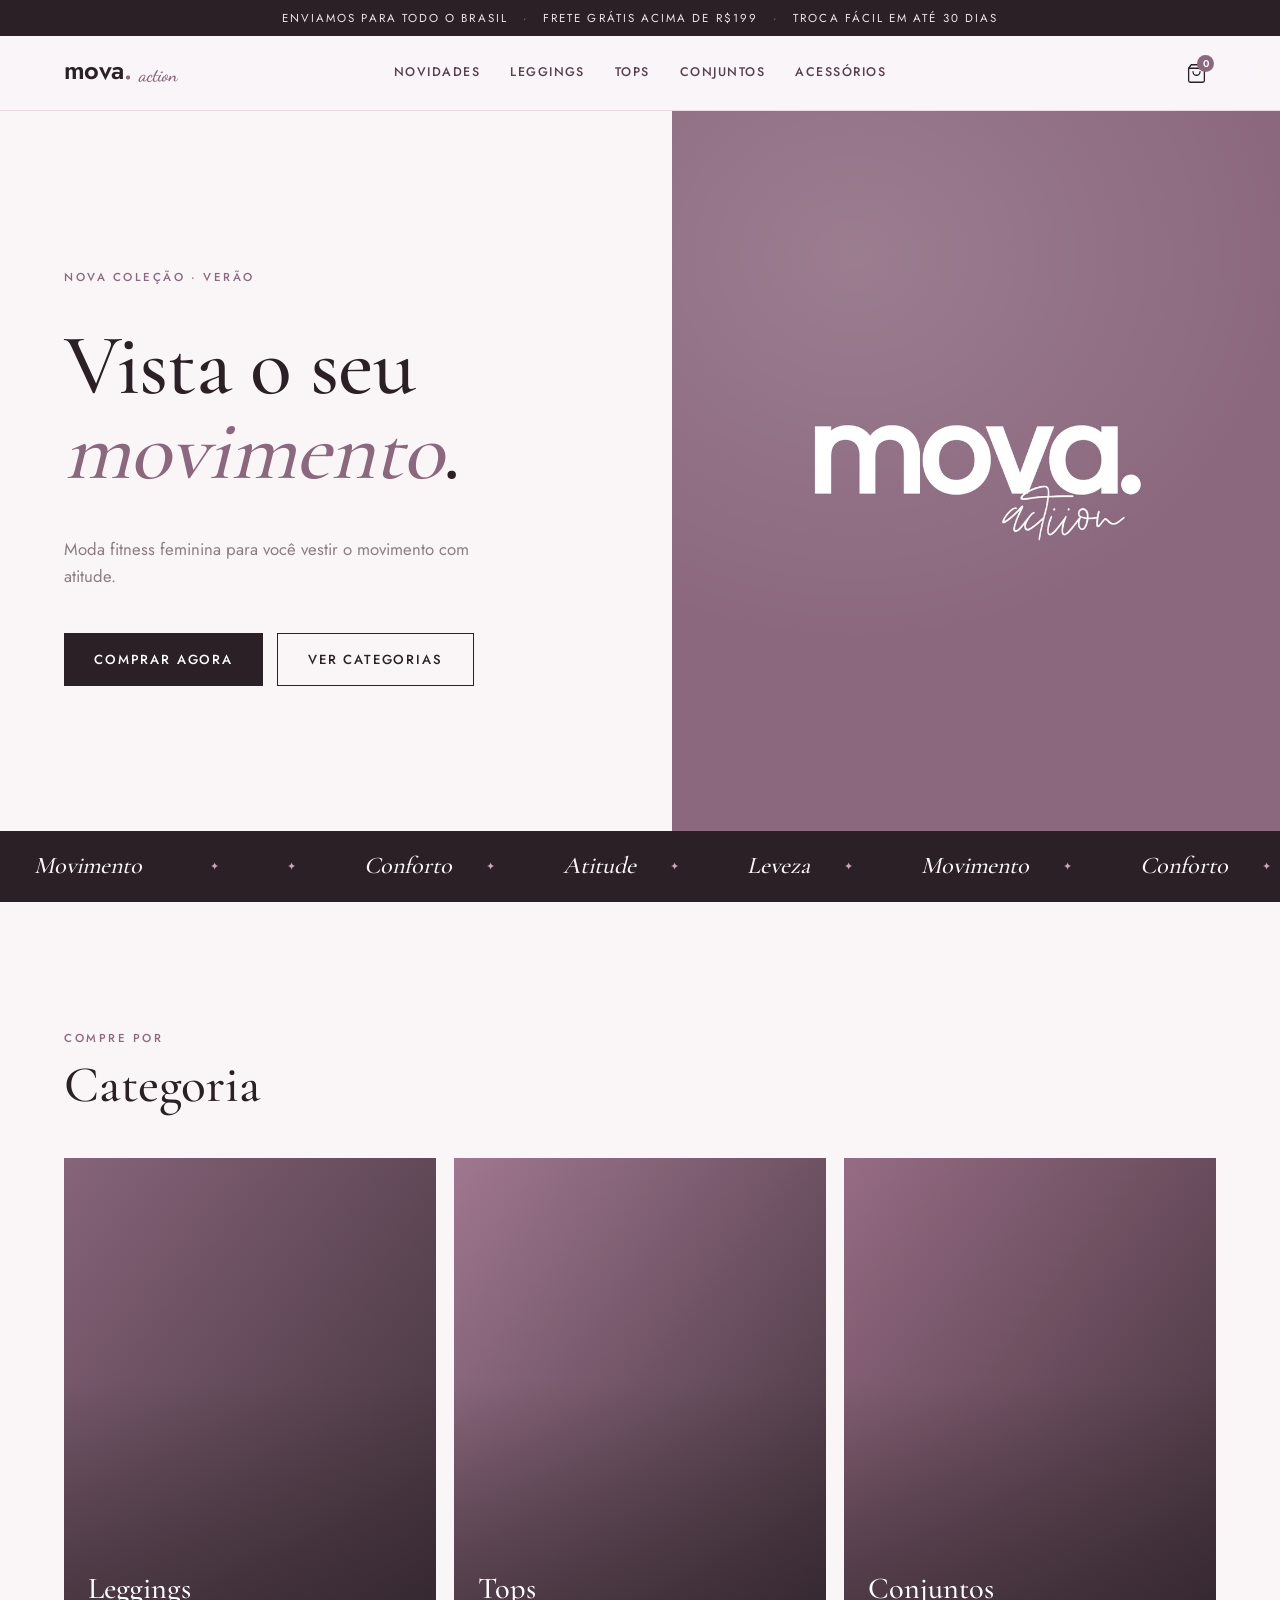
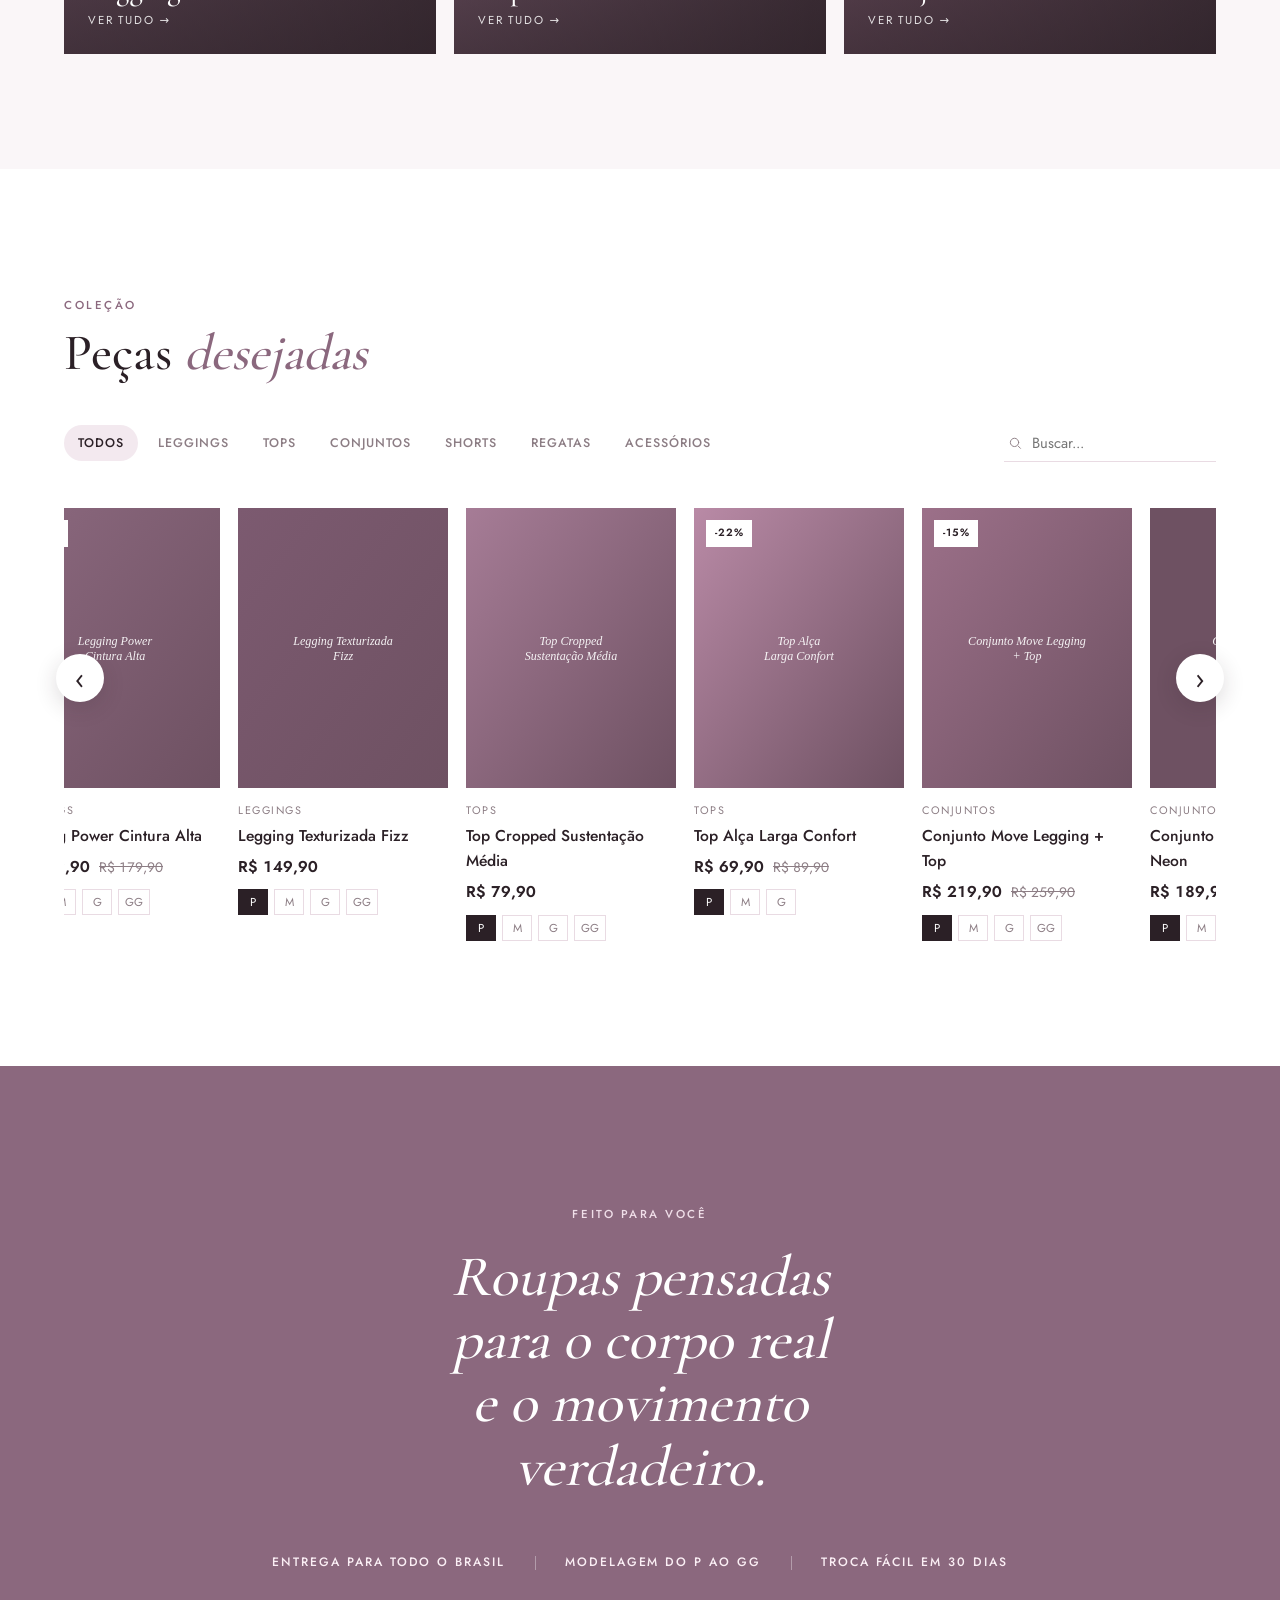
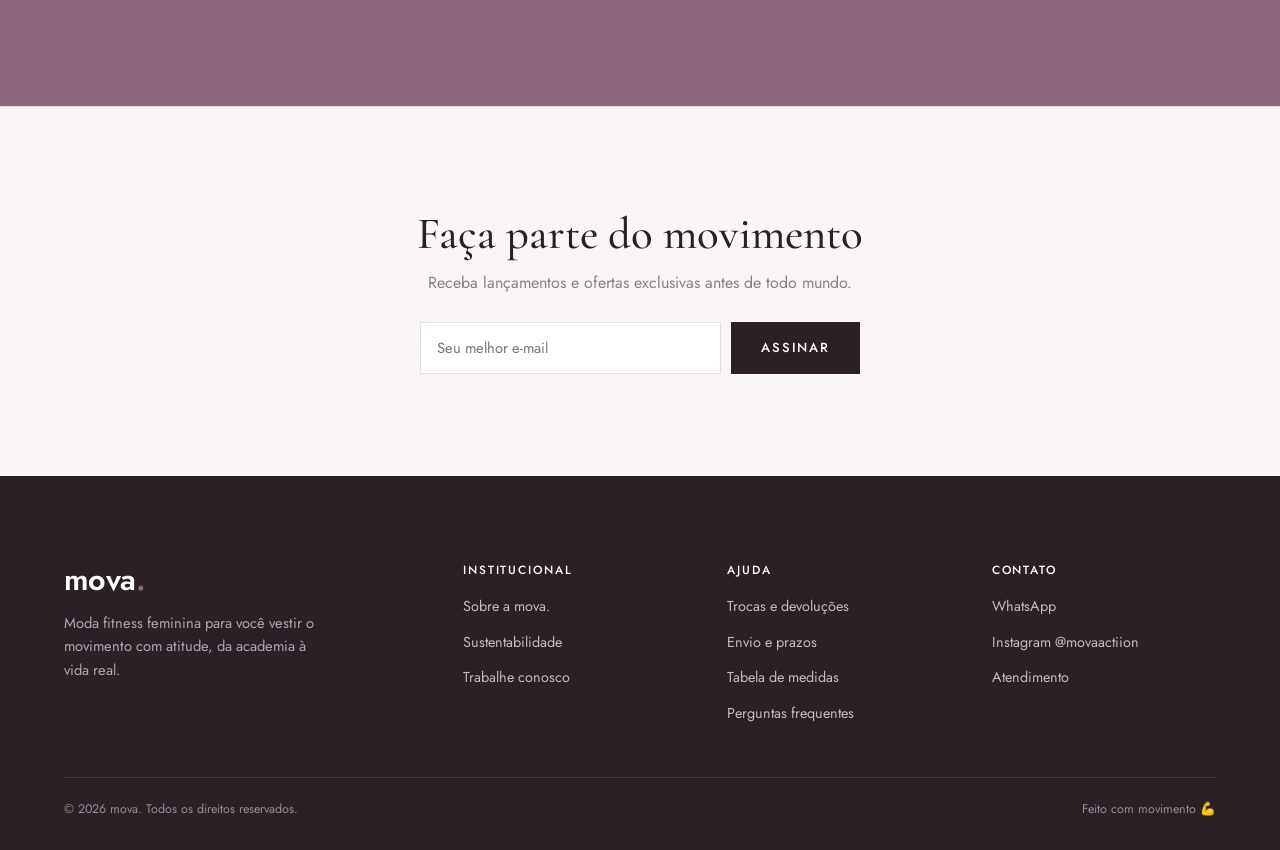
<file: index.html>
<!doctype html>
<html lang="pt-BR">
<head>
  <meta charset="utf-8" />
  <meta name="viewport" content="width=device-width, initial-scale=1" />
  <title>mova. — Moda Fitness Feminina</title>
  <meta name="description" content="mova. action — moda fitness feminina. Leggings, tops, conjuntos e acessórios para você vestir o movimento com atitude." />
  <link rel="icon" type="image/jpeg" href="assets/mova-logo.jpg" />
  <link rel="stylesheet" href="css/styles.css" />
</head>
<body>

  <!-- ===================== ANNOUNCEMENT ===================== -->
  <div class="announce">
    Enviamos para todo o Brasil <span>·</span> Frete grátis acima de R$199 <span>·</span> Troca fácil em até 30 dias
  </div>

  <!-- ===================== HEADER ===================== -->
  <header class="header">
    <div class="wrap header__bar">
      <a href="#" class="brand" aria-label="mova. — início">
        <span class="brand__word">mova<span class="brand__dot">.</span></span>
        <span class="brand__script">action</span>
      </a>
      <nav class="mainnav" id="mainnav" aria-label="Categorias">
        <a href="#loja" data-cat="Todos">Novidades</a>
        <a href="#loja" data-cat="Leggings">Leggings</a>
        <a href="#loja" data-cat="Tops">Tops</a>
        <a href="#loja" data-cat="Conjuntos">Conjuntos</a>
        <a href="#loja" data-cat="Acessórios">Acessórios</a>
      </nav>
      <div class="header__actions">
        <button class="iconbtn" id="abrirCarrinho" aria-label="Abrir sacola">
          <svg width="21" height="21" viewBox="0 0 24 24" fill="none" stroke="currentColor" stroke-width="1.5" stroke-linecap="round" stroke-linejoin="round"><path d="M6 2 3 6v14a2 2 0 0 0 2 2h14a2 2 0 0 0 2-2V6l-3-4z"/><path d="M3 6h18"/><path d="M16 10a4 4 0 0 1-8 0"/></svg>
          <span class="cart-count" id="contadorCarrinho" hidden>0</span>
        </button>
      </div>
    </div>
  </header>

  <!-- ===================== HERO ===================== -->
  <section class="hero">
    <div class="hero__text">
      <p class="eyebrow">Nova coleção · Verão</p>
      <h1>Vista o seu <em>movimento</em>.</h1>
      <p class="hero__sub" id="heroSub">Moda fitness feminina desenhada para o corpo real — compressão que valoriza, tecido que respira, atitude que fica.</p>
      <div class="hero__cta">
        <a href="#loja" class="btn btn--solid">Comprar agora</a>
        <a href="#categorias" class="btn btn--outline">Ver categorias</a>
      </div>
    </div>
    <div class="hero__media">
      <img src="assets/mova-logo.jpg" alt="mova. action" />
    </div>
  </section>

  <!-- ===================== MARQUEE ===================== -->
  <div class="marquee" aria-hidden="true">
    <div class="marquee__track">
      <span>Movimento<span></span></span><span>Conforto</span><span>Atitude</span><span>Leveza</span><span>Movimento</span><span>Conforto</span><span>Atitude</span><span>Leveza</span>
    </div>
  </div>

  <!-- ===================== CATEGORIAS ===================== -->
  <section class="section section--paper" id="categorias">
    <div class="wrap">
      <div class="section__head">
        <div>
          <p class="eyebrow">Compre por</p>
          <h2 class="section__title">Categoria</h2>
        </div>
      </div>
      <div class="cats" id="cats"><!-- tiles via JS --></div>
    </div>
  </section>

  <!-- ===================== LOJA ===================== -->
  <section class="section section--white" id="loja">
    <div class="wrap">
      <div class="section__head">
        <div>
          <p class="eyebrow">Coleção</p>
          <h2 class="section__title">Peças <em>desejadas</em></h2>
        </div>
      </div>
      <div class="toolbar">
        <div class="filtros" id="filtros"><!-- chips via JS --></div>
        <label class="search">
          <svg width="16" height="16" viewBox="0 0 24 24" fill="none" stroke="currentColor" stroke-width="1.6" stroke-linecap="round" stroke-linejoin="round"><circle cx="11" cy="11" r="7"/><path d="m21 21-4-4"/></svg>
          <input type="search" id="busca" placeholder="Buscar..." aria-label="Buscar produto" />
        </label>
      </div>
      <div class="carousel" id="carousel">
        <button class="carousel__nav carousel__nav--prev" id="carPrev" aria-label="Ver anterior">‹</button>
        <div class="carousel__viewport" id="carViewport">
          <div class="carousel__track" id="grade"><!-- produtos via JS --></div>
        </div>
        <button class="carousel__nav carousel__nav--next" id="carNext" aria-label="Ver próximo">›</button>
      </div>
    </div>
  </section>

  <!-- ===================== MANIFESTO ===================== -->
  <section class="manifesto">
    <div class="wrap">
      <p class="eyebrow">Feito para você</p>
      <h2>Roupas pensadas para o corpo real e o movimento verdadeiro.</h2>
      <div class="values">
        <span>Entrega para todo o Brasil</span>
        <span>Modelagem do P ao GG</span>
        <span>Troca fácil em 30 dias</span>
      </div>
    </div>
  </section>

  <!-- ===================== NEWSLETTER ===================== -->
  <section class="news">
    <div class="wrap">
      <h2>Faça parte do movimento</h2>
      <p>Receba lançamentos e ofertas exclusivas antes de todo mundo.</p>
      <form id="newsForm">
        <input type="email" placeholder="Seu melhor e-mail" aria-label="E-mail" required />
        <button type="submit" class="btn btn--solid">Assinar</button>
      </form>
    </div>
  </section>

  <!-- ===================== FOOTER ===================== -->
  <footer class="footer" id="contato">
    <div class="wrap">
      <div class="footer__grid">
        <div class="footer__brand">
          <span class="brand__word">mova<span class="brand__dot">.</span></span>
          <p>Moda fitness feminina para você vestir o movimento com atitude, da academia à vida real.</p>
        </div>
        <div>
          <h4>Institucional</h4>
          <ul>
            <li><a href="#">Sobre a mova.</a></li>
            <li><a href="#">Sustentabilidade</a></li>
            <li><a href="#">Trabalhe conosco</a></li>
          </ul>
        </div>
        <div>
          <h4>Ajuda</h4>
          <ul>
            <li><a href="#">Trocas e devoluções</a></li>
            <li><a href="#">Envio e prazos</a></li>
            <li><a href="#">Tabela de medidas</a></li>
            <li><a href="#">Perguntas frequentes</a></li>
          </ul>
        </div>
        <div>
          <h4>Contato</h4>
          <ul>
            <li><a href="#" id="footerWhats">WhatsApp</a></li>
            <li><a href="#" id="footerInsta">Instagram</a></li>
            <li><a href="#">Atendimento</a></li>
          </ul>
        </div>
      </div>
      <div class="footer__bottom">
        <span>© <span id="ano"></span> mova. Todos os direitos reservados.</span>
        <span>Feito com movimento 💪</span>
      </div>
    </div>
  </footer>

  <!-- ===================== DRAWER / SACOLA ===================== -->
  <div class="overlay" id="overlay"></div>
  <aside class="drawer" id="drawer" aria-label="Sacola de compras">
    <div class="drawer__head">
      <h3>Sua sacola</h3>
      <button class="drawer__close" id="fecharCarrinho" aria-label="Fechar">×</button>
    </div>
    <div class="drawer__body" id="carrinhoItens"></div>
    <div class="drawer__foot" id="carrinhoFoot"></div>
  </aside>

  <div class="toast" id="toast"></div>

  <!-- ===================== SCRIPTS ===================== -->
  <script src="config.js"></script>
  <script src="js/products.js"></script>
  <script src="js/cart.js"></script>
  <script src="js/main.js"></script>
</body>
</html>
</file>
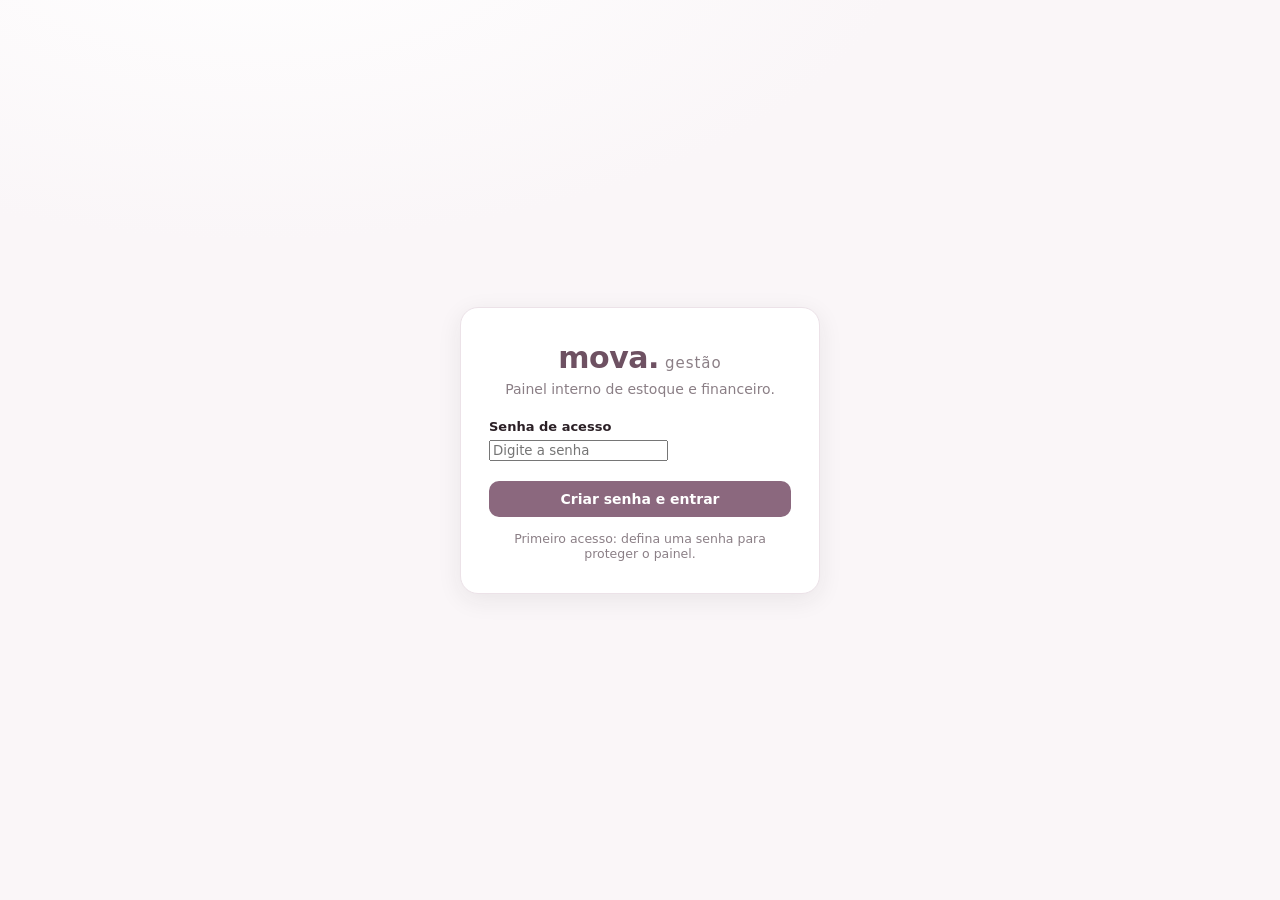
<file: admin/index.html>
<!DOCTYPE html>
<html lang="pt-BR">
<head>
  <meta charset="UTF-8" />
  <meta name="viewport" content="width=device-width, initial-scale=1.0" />
  <meta name="robots" content="noindex, nofollow" />
  <title>mova. — Gestão (Estoque & Financeiro)</title>
  <link rel="stylesheet" href="admin.css" />
</head>
<body>
  <!-- ================= TELA DE ACESSO ================= -->
  <div id="lockScreen" class="lock">
    <div class="lock-card">
      <div class="lock-logo">mova.<span>gestão</span></div>
      <p class="lock-sub">Painel interno de estoque e financeiro.</p>
      <label class="field">
        <span>Senha de acesso</span>
        <input type="password" id="lockPass" placeholder="Digite a senha" autocomplete="current-password" />
      </label>
      <button class="btn btn-primary btn-block" id="lockBtn">Entrar</button>
      <p class="lock-hint" id="lockHint">Primeiro acesso? Crie uma senha agora.</p>
      <p class="lock-error" id="lockError" hidden></p>
    </div>
  </div>

  <!-- ================= APP ================= -->
  <div id="app" hidden>
    <!-- Barra lateral -->
    <aside class="sidebar">
      <div class="brand">mova.<span>gestão</span></div>
      <nav class="nav">
        <button class="nav-item is-active" data-view="dashboard"><i>▚</i> Painel</button>
        <button class="nav-item" data-view="estoque"><i>▦</i> Estoque</button>
        <button class="nav-item" data-view="vendas"><i>↗</i> Vendas</button>
        <button class="nav-item" data-view="financeiro"><i>≣</i> Financeiro</button>
        <button class="nav-item" data-view="relatorios"><i>◔</i> Relatórios</button>
        <button class="nav-item" data-view="backup"><i>⇅</i> Backup</button>
      </nav>
      <div class="sidebar-foot">
        <button class="btn btn-ghost btn-sm" id="btnLock">Bloquear</button>
      </div>
    </aside>

    <!-- Topo mobile -->
    <header class="topbar">
      <button class="hamburger" id="btnMenu" aria-label="Menu">☰</button>
      <div class="brand-sm">mova. <span>gestão</span></div>
    </header>

    <!-- Conteúdo -->
    <main class="content" id="content"></main>
  </div>

  <!-- ================= MODAL ================= -->
  <div class="modal-backdrop" id="modalBackdrop" hidden>
    <div class="modal" role="dialog" aria-modal="true">
      <div class="modal-head">
        <h3 id="modalTitle">Título</h3>
        <button class="modal-close" id="modalClose" aria-label="Fechar">✕</button>
      </div>
      <div class="modal-body" id="modalBody"></div>
    </div>
  </div>

  <!-- Toast -->
  <div class="toast" id="toast" hidden></div>

  <script src="admin.js"></script>
</body>
</html>
</file>
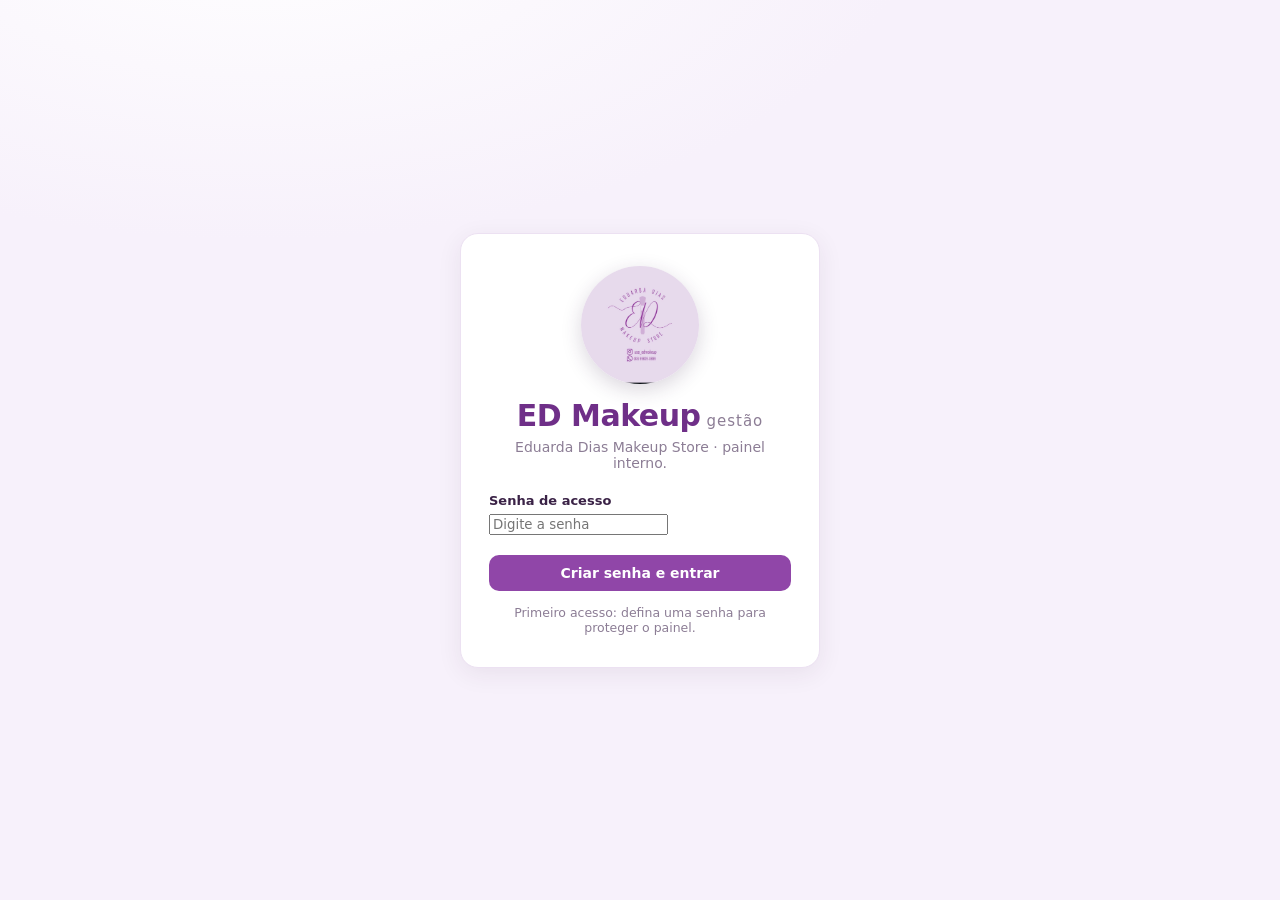
<file: ed-makeup/index.html>
<!DOCTYPE html>
<html lang="pt-BR">
<head>
  <meta charset="UTF-8" />
  <meta name="viewport" content="width=device-width, initial-scale=1.0" />
  <meta name="robots" content="noindex, nofollow" />
  <title>ED Makeup — Gestão (Estoque & Financeiro)</title>
  <link rel="icon" href="[data-uri]" />
  <link rel="apple-touch-icon" href="[data-uri]" />
  <link rel="stylesheet" href="admin.css" />
</head>
<body>
  <!-- ================= TELA DE ACESSO ================= -->
  <div id="lockScreen" class="lock">
    <div class="lock-card">
      <img class="lock-img" src="[data-uri]" alt="ED Makeup" />
      <div class="lock-logo">ED Makeup<span>gestão</span></div>
      <p class="lock-sub">Eduarda Dias Makeup Store · painel interno.</p>
      <label class="field">
        <span>Senha de acesso</span>
        <input type="password" id="lockPass" placeholder="Digite a senha" autocomplete="current-password" />
      </label>
      <button class="btn btn-primary btn-block" id="lockBtn">Entrar</button>
      <p class="lock-hint" id="lockHint">Primeiro acesso? Crie uma senha agora.</p>
      <p class="lock-error" id="lockError" hidden></p>
    </div>
  </div>

  <!-- ================= APP ================= -->
  <div id="app" hidden>
    <!-- Barra lateral -->
    <aside class="sidebar">
      <div class="brand">ED Makeup<span>gestão</span></div>
      <nav class="nav">
        <button class="nav-item is-active" data-view="dashboard"><i>▚</i> Painel</button>
        <button class="nav-item" data-view="estoque"><i>▦</i> Estoque</button>
        <button class="nav-item" data-view="vendas"><i>↗</i> Vendas</button>
        <button class="nav-item" data-view="financeiro"><i>≣</i> Financeiro</button>
        <button class="nav-item" data-view="relatorios"><i>◔</i> Relatórios</button>
        <button class="nav-item" data-view="backup"><i>⇅</i> Backup</button>
      </nav>
      <div class="sidebar-foot">
        <button class="btn btn-ghost btn-sm" id="btnLock">Bloquear</button>
      </div>
    </aside>

    <!-- Topo mobile -->
    <header class="topbar">
      <button class="hamburger" id="btnMenu" aria-label="Menu">☰</button>
      <div class="brand-sm">ED Makeup <span>gestão</span></div>
    </header>

    <!-- Conteúdo -->
    <main class="content" id="content"></main>
  </div>

  <!-- ================= MODAL ================= -->
  <div class="modal-backdrop" id="modalBackdrop" hidden>
    <div class="modal" role="dialog" aria-modal="true">
      <div class="modal-head">
        <h3 id="modalTitle">Título</h3>
        <button class="modal-close" id="modalClose" aria-label="Fechar">✕</button>
      </div>
      <div class="modal-body" id="modalBody"></div>
    </div>
  </div>

  <!-- Toast -->
  <div class="toast" id="toast" hidden></div>

  <script src="admin.js"></script>
</body>
</html>
</file>
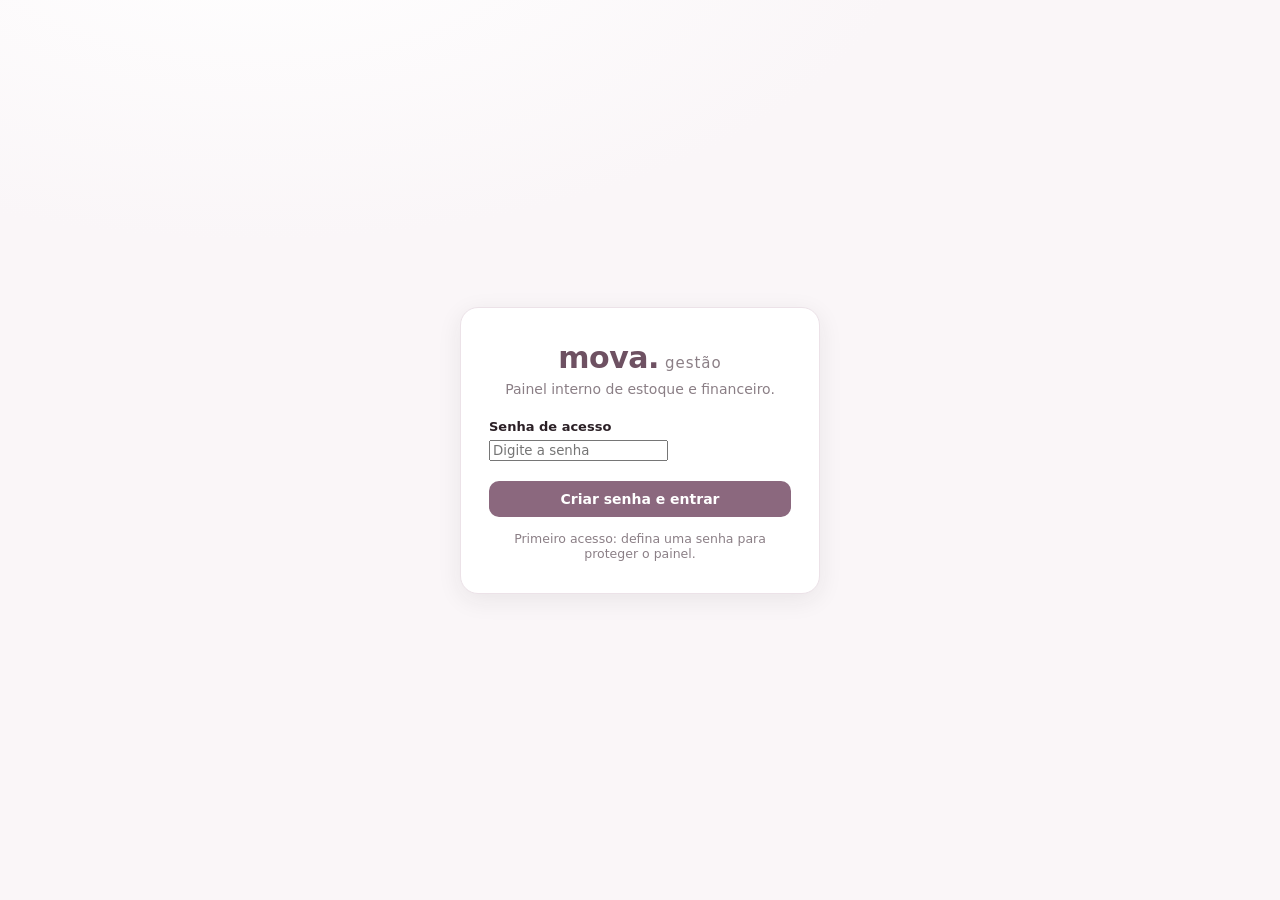
<file: painel.html>
<!DOCTYPE html>
<!-- ARQUIVO ÚNICO (autossuficiente): painel de gestão mova. em um só .html.
     Gerado a partir da pasta admin/ (index.html + admin.css + admin.js).
     Pode abrir direto no iPad ou no computador, sem internet. -->
<html lang="pt-BR">
<head>
  <meta charset="UTF-8" />
  <meta name="viewport" content="width=device-width, initial-scale=1.0" />
  <meta name="robots" content="noindex, nofollow" />
  <title>mova. — Gestão (Estoque & Financeiro)</title>
  <style>
/* =====================================================================
   mova. gestão — painel de estoque & financeiro
   Paleta alinhada à marca (mesma do site da loja).
   ===================================================================== */
:root {
  --mauve: #8b687e;
  --mauve-700: #6e5162;
  --mauve-100: #efe6ec;
  --plum-900: #2b2026;
  --paper: #faf6f8;
  --white: #ffffff;
  --ink: #35292f;
  --muted: #8b7f86;
  --line: #ece2e8;
  --green: #2f9e6f;
  --green-bg: #e6f5ee;
  --red: #d64545;
  --red-bg: #fdecec;
  --amber: #c78a1e;
  --amber-bg: #fcf3e0;
  --shadow: 0 6px 24px rgba(43, 32, 38, .08);
  --shadow-lg: 0 20px 50px rgba(43, 32, 38, .22);
  --radius: 14px;
  --radius-sm: 10px;
  --sidebar-w: 236px;
  font-family: system-ui, -apple-system, "Segoe UI", Roboto, Helvetica, Arial, sans-serif;
}

* { box-sizing: border-box; }
[hidden] { display: none !important; }
html, body { margin: 0; padding: 0; }
body { background: var(--paper); color: var(--ink); -webkit-font-smoothing: antialiased; }
button { font-family: inherit; cursor: pointer; }
input, select, textarea { font-family: inherit; }
h1, h2, h3, h4 { margin: 0; color: var(--plum-900); }

/* ---------- Tela de bloqueio ---------- */
.lock {
  min-height: 100vh; display: grid; place-items: center; padding: 24px;
  background: radial-gradient(1200px 600px at 20% -10%, #fff 0%, var(--paper) 55%);
}
.lock-card {
  width: 100%; max-width: 360px; background: var(--white); border: 1px solid var(--line);
  border-radius: 18px; padding: 32px 28px; box-shadow: var(--shadow); text-align: center;
}
.lock-logo { font-size: 30px; font-weight: 800; letter-spacing: -.5px; color: var(--mauve-700); }
.lock-logo span { font-weight: 500; color: var(--muted); font-size: 15px; margin-left: 6px; letter-spacing: 1px; }
.lock-sub { color: var(--muted); font-size: 14px; margin: 6px 0 22px; }
.lock-hint { color: var(--muted); font-size: 12.5px; margin: 14px 0 0; }
.lock-error { color: var(--red); font-size: 13px; margin: 12px 0 0; }

/* ---------- Layout ---------- */
#app { display: grid; grid-template-columns: var(--sidebar-w) 1fr; min-height: 100vh; }
.sidebar {
  grid-row: 1 / -1; background: var(--plum-900); color: #efe4ec; padding: 22px 14px;
  display: flex; flex-direction: column; position: sticky; top: 0; height: 100vh;
}
.brand { font-size: 24px; font-weight: 800; padding: 6px 10px 20px; letter-spacing: -.5px; }
.brand span { font-weight: 500; font-size: 13px; color: #b9a7b4; margin-left: 5px; letter-spacing: 1px; }
.nav { display: flex; flex-direction: column; gap: 3px; flex: 1; }
.nav-item {
  display: flex; align-items: center; gap: 11px; text-align: left; width: 100%;
  background: transparent; border: 0; color: #d8c9d3; padding: 11px 12px;
  border-radius: 10px; font-size: 14.5px; font-weight: 500; transition: .15s;
}
.nav-item i { font-style: normal; font-size: 15px; width: 18px; text-align: center; opacity: .85; }
.nav-item:hover { background: rgba(255,255,255,.07); color: #fff; }
.nav-item.is-active { background: var(--mauve); color: #fff; }
.sidebar-foot { padding-top: 12px; border-top: 1px solid rgba(255,255,255,.1); }

.topbar { display: none; }
.content { padding: 30px 34px 60px; max-width: 1180px; }

/* ---------- Cabeçalho de página ---------- */
.page-head { display: flex; align-items: flex-end; justify-content: space-between; gap: 16px; margin-bottom: 22px; flex-wrap: wrap; }
.page-head h1 { font-size: 26px; }
.page-head p { margin: 4px 0 0; color: var(--muted); font-size: 14px; }
.page-actions { display: flex; gap: 10px; flex-wrap: wrap; }

/* ---------- Botões ---------- */
.btn {
  border: 1px solid transparent; border-radius: 10px; padding: 10px 16px; font-size: 14px;
  font-weight: 600; transition: .15s; display: inline-flex; align-items: center; gap: 7px; line-height: 1;
}
.btn-primary { background: var(--mauve); color: #fff; }
.btn-primary:hover { background: var(--mauve-700); }
.btn-ghost { background: transparent; border-color: rgba(255,255,255,.22); color: #e9dce4; }
.btn-ghost:hover { background: rgba(255,255,255,.1); }
.btn-outline { background: var(--white); border-color: var(--line); color: var(--ink); }
.btn-outline:hover { border-color: var(--mauve); color: var(--mauve-700); }
.btn-danger { background: var(--red-bg); color: var(--red); border-color: #f3cccc; }
.btn-danger:hover { background: #f9dede; }
.btn-block { width: 100%; justify-content: center; margin-top: 6px; }
.btn-sm { padding: 7px 12px; font-size: 13px; }
.btn:disabled { opacity: .5; cursor: not-allowed; }

/* ---------- Cards / KPIs ---------- */
.kpi-grid { display: grid; grid-template-columns: repeat(auto-fit, minmax(190px, 1fr)); gap: 16px; margin-bottom: 26px; }
.kpi {
  background: var(--white); border: 1px solid var(--line); border-radius: var(--radius);
  padding: 18px 18px 16px; box-shadow: var(--shadow);
}
.kpi-label { font-size: 12.5px; color: var(--muted); font-weight: 600; text-transform: uppercase; letter-spacing: .4px; }
.kpi-value { font-size: 27px; font-weight: 800; color: var(--plum-900); margin-top: 6px; letter-spacing: -.5px; }
.kpi-value.pos { color: var(--green); }
.kpi-value.neg { color: var(--red); }
.kpi-sub { font-size: 12.5px; color: var(--muted); margin-top: 3px; }

.card {
  background: var(--white); border: 1px solid var(--line); border-radius: var(--radius);
  box-shadow: var(--shadow); margin-bottom: 22px; overflow: hidden;
}
.card-head { padding: 16px 20px; border-bottom: 1px solid var(--line); display: flex; align-items: center; justify-content: space-between; gap: 12px; flex-wrap: wrap; }
.card-head h3 { font-size: 16px; }
.card-body { padding: 18px 20px; }
.card-body.flush { padding: 0; }

/* ---------- Tabelas ---------- */
.table-wrap { width: 100%; overflow-x: auto; }
table { width: 100%; border-collapse: collapse; font-size: 14px; }
thead th {
  text-align: left; font-size: 11.5px; text-transform: uppercase; letter-spacing: .5px;
  color: var(--muted); font-weight: 700; padding: 12px 16px; background: #fbf7f9; border-bottom: 1px solid var(--line); white-space: nowrap;
}
tbody td { padding: 13px 16px; border-bottom: 1px solid var(--line); vertical-align: middle; }
tbody tr:last-child td { border-bottom: 0; }
tbody tr:hover { background: #fcfafb; }
td.num, th.num { text-align: right; font-variant-numeric: tabular-nums; }
.cell-name { font-weight: 600; color: var(--plum-900); }
.cell-sub { font-size: 12px; color: var(--muted); margin-top: 2px; }
.row-actions { display: flex; gap: 6px; justify-content: flex-end; }
.icon-btn {
  border: 1px solid var(--line); background: var(--white); border-radius: 8px; width: 32px; height: 32px;
  display: inline-grid; place-items: center; color: var(--muted); font-size: 14px; transition: .15s;
}
.icon-btn:hover { border-color: var(--mauve); color: var(--mauve-700); }
.icon-btn.danger:hover { border-color: var(--red); color: var(--red); }

/* ---------- Badges / pills ---------- */
.badge { display: inline-block; padding: 3px 10px; border-radius: 999px; font-size: 12px; font-weight: 700; white-space: nowrap; }
.badge-green { background: var(--green-bg); color: var(--green); }
.badge-red { background: var(--red-bg); color: var(--red); }
.badge-amber { background: var(--amber-bg); color: var(--amber); }
.badge-muted { background: #f0ebee; color: var(--muted); }
.badge-mauve { background: var(--mauve-100); color: var(--mauve-700); }
.tag-in { color: var(--green); font-weight: 700; }
.tag-out { color: var(--red); font-weight: 700; }

/* ---------- Filtros ---------- */
.toolbar { display: flex; gap: 10px; flex-wrap: wrap; align-items: center; margin-bottom: 18px; }
.toolbar .search { flex: 1; min-width: 180px; }
.input, .select {
  width: 100%; border: 1px solid var(--line); border-radius: 10px; padding: 10px 12px;
  font-size: 14px; background: var(--white); color: var(--ink); transition: .15s;
}
.input:focus, .select:focus { outline: 0; border-color: var(--mauve); box-shadow: 0 0 0 3px rgba(139,104,126,.14); }
.select { appearance: none; background-image: url("data:image/svg+xml,%3Csvg xmlns='http://www.w3.org/2000/svg' width='12' height='8' viewBox='0 0 12 8'%3E%3Cpath d='M1 1l5 5 5-5' stroke='%238b7f86' stroke-width='1.6' fill='none' stroke-linecap='round'/%3E%3C/svg%3E"); background-repeat: no-repeat; background-position: right 12px center; padding-right: 32px; }

/* ---------- Formulário (modal) ---------- */
.field { display: block; text-align: left; margin-bottom: 14px; }
.field > span { display: block; font-size: 13px; font-weight: 600; color: var(--plum-900); margin-bottom: 6px; }
.field .hint { font-weight: 400; color: var(--muted); font-size: 12px; }
.field-row { display: grid; grid-template-columns: 1fr 1fr; gap: 12px; }
.chips { display: flex; flex-wrap: wrap; gap: 7px; margin-top: 4px; }
.chip {
  border: 1px solid var(--line); background: var(--white); border-radius: 999px;
  padding: 6px 13px; font-size: 13px; color: var(--ink); transition: .15s; font-weight: 500;
}
.chip.is-on { background: var(--mauve); color: #fff; border-color: var(--mauve); }

/* ---------- Modal ---------- */
.modal-backdrop {
  position: fixed; inset: 0; background: rgba(43,32,38,.5); display: grid; place-items: center;
  padding: 20px; z-index: 50; backdrop-filter: blur(2px);
}
.modal {
  background: var(--white); border-radius: 18px; width: 100%; max-width: 520px;
  box-shadow: var(--shadow-lg); max-height: 92vh; display: flex; flex-direction: column; overflow: hidden;
}
.modal-head { display: flex; align-items: center; justify-content: space-between; padding: 18px 22px; border-bottom: 1px solid var(--line); }
.modal-head h3 { font-size: 18px; }
.modal-close { border: 0; background: transparent; font-size: 18px; color: var(--muted); width: 34px; height: 34px; border-radius: 8px; }
.modal-close:hover { background: var(--paper); color: var(--ink); }
.modal-body { padding: 22px; overflow-y: auto; }
.modal-foot { display: flex; gap: 10px; justify-content: flex-end; margin-top: 8px; }

/* ---------- Estado vazio ---------- */
.empty { text-align: center; padding: 46px 20px; color: var(--muted); }
.empty .emoji { font-size: 34px; display: block; margin-bottom: 10px; opacity: .8; }
.empty p { margin: 0 0 4px; }

/* ---------- Alertas ---------- */
.alert { display: flex; gap: 12px; align-items: flex-start; padding: 14px 16px; border-radius: var(--radius-sm); font-size: 14px; margin-bottom: 18px; }
.alert-amber { background: var(--amber-bg); color: #8a6212; border: 1px solid #f0dcae; }
.alert-amber b { color: var(--amber); }

/* ---------- Barras de relatório ---------- */
.bar-list { display: flex; flex-direction: column; gap: 12px; }
.bar-row { display: grid; grid-template-columns: 140px 1fr auto; gap: 12px; align-items: center; font-size: 13.5px; }
.bar-track { background: var(--mauve-100); border-radius: 999px; height: 12px; overflow: hidden; }
.bar-fill { background: var(--mauve); height: 100%; border-radius: 999px; }
.bar-row .name { font-weight: 600; color: var(--plum-900); overflow: hidden; text-overflow: ellipsis; white-space: nowrap; }
.bar-row .val { font-variant-numeric: tabular-nums; color: var(--muted); font-weight: 600; }

/* ---------- Toast ---------- */
.toast {
  position: fixed; bottom: 24px; left: 50%; transform: translateX(-50%);
  background: var(--plum-900); color: #fff; padding: 13px 20px; border-radius: 12px;
  font-size: 14px; font-weight: 500; box-shadow: var(--shadow-lg); z-index: 80; animation: toastIn .2s ease;
}
.toast.err { background: var(--red); }
.toast.ok { background: var(--green); }
@keyframes toastIn { from { opacity: 0; transform: translate(-50%, 10px); } to { opacity: 1; transform: translate(-50%, 0); } }

/* ---------- Utilidades ---------- */
.muted { color: var(--muted); }
.mono { font-variant-numeric: tabular-nums; }
.nowrap { white-space: nowrap; }
.mt0 { margin-top: 0; }
.two-col { display: grid; grid-template-columns: 1fr 1fr; gap: 22px; align-items: start; }

/* ---------- Responsivo ---------- */
@media (max-width: 860px) {
  #app { grid-template-columns: 1fr; }
  .sidebar {
    position: fixed; left: 0; top: 0; bottom: 0; width: 250px; z-index: 40; height: 100vh;
    transform: translateX(-100%); transition: transform .22s ease; box-shadow: var(--shadow-lg);
  }
  #app.menu-open .sidebar { transform: translateX(0); }
  #app.menu-open::after { content: ""; position: fixed; inset: 0; background: rgba(0,0,0,.35); z-index: 35; }
  .topbar {
    display: flex; align-items: center; gap: 12px; padding: 12px 18px; background: var(--white);
    border-bottom: 1px solid var(--line); position: sticky; top: 0; z-index: 20;
  }
  .hamburger { border: 0; background: transparent; font-size: 22px; color: var(--plum-900); }
  .brand-sm { font-weight: 800; font-size: 18px; }
  .brand-sm span { font-weight: 500; color: var(--muted); font-size: 12px; }
  .content { padding: 20px 16px 50px; }
  .two-col { grid-template-columns: 1fr; }
  .field-row { grid-template-columns: 1fr; }
  .page-head h1 { font-size: 22px; }
}

</style>
</head>
<body>
  <!-- ================= TELA DE ACESSO ================= -->
  <div id="lockScreen" class="lock">
    <div class="lock-card">
      <div class="lock-logo">mova.<span>gestão</span></div>
      <p class="lock-sub">Painel interno de estoque e financeiro.</p>
      <label class="field">
        <span>Senha de acesso</span>
        <input type="password" id="lockPass" placeholder="Digite a senha" autocomplete="current-password" />
      </label>
      <button class="btn btn-primary btn-block" id="lockBtn">Entrar</button>
      <p class="lock-hint" id="lockHint">Primeiro acesso? Crie uma senha agora.</p>
      <p class="lock-error" id="lockError" hidden></p>
    </div>
  </div>

  <!-- ================= APP ================= -->
  <div id="app" hidden>
    <!-- Barra lateral -->
    <aside class="sidebar">
      <div class="brand">mova.<span>gestão</span></div>
      <nav class="nav">
        <button class="nav-item is-active" data-view="dashboard"><i>▚</i> Painel</button>
        <button class="nav-item" data-view="estoque"><i>▦</i> Estoque</button>
        <button class="nav-item" data-view="vendas"><i>↗</i> Vendas</button>
        <button class="nav-item" data-view="financeiro"><i>≣</i> Financeiro</button>
        <button class="nav-item" data-view="relatorios"><i>◔</i> Relatórios</button>
        <button class="nav-item" data-view="backup"><i>⇅</i> Backup</button>
      </nav>
      <div class="sidebar-foot">
        <button class="btn btn-ghost btn-sm" id="btnLock">Bloquear</button>
      </div>
    </aside>

    <!-- Topo mobile -->
    <header class="topbar">
      <button class="hamburger" id="btnMenu" aria-label="Menu">☰</button>
      <div class="brand-sm">mova. <span>gestão</span></div>
    </header>

    <!-- Conteúdo -->
    <main class="content" id="content"></main>
  </div>

  <!-- ================= MODAL ================= -->
  <div class="modal-backdrop" id="modalBackdrop" hidden>
    <div class="modal" role="dialog" aria-modal="true">
      <div class="modal-head">
        <h3 id="modalTitle">Título</h3>
        <button class="modal-close" id="modalClose" aria-label="Fechar">✕</button>
      </div>
      <div class="modal-body" id="modalBody"></div>
    </div>
  </div>

  <!-- Toast -->
  <div class="toast" id="toast" hidden></div>

  <script>
/* =====================================================================
   mova. gestão — Estoque & Financeiro
   ---------------------------------------------------------------------
   Aplicação de página única (SPA) em JavaScript puro.
   Todos os dados ficam salvos no navegador (localStorage) — sem servidor.
   Faça backup pela aba "Backup" para não perder as informações.
   ===================================================================== */
(function () {
  "use strict";

  /* ------------------------------------------------------------------ *
   *  CHAVES E ESTADO
   * ------------------------------------------------------------------ */
  var DB_KEY = "mova_admin_db_v1";
  var AUTH_KEY = "mova_admin_auth_v1";

  var DEFAULT_DB = {
    produtos: [],
    movimentacoes: [],   // { id, produtoId, tipo:'entrada'|'saida'|'ajuste', qtd, motivo, data }
    lancamentos: [],     // { id, data, tipo:'receita'|'despesa', categoria, descricao, valor, custo, produtoId, qtd, pagamento }
    categoriasProduto: ["Leggings", "Tops", "Conjuntos", "Shorts", "Regatas", "Acessórios"],
    categoriasDespesa: ["Compra de mercadoria", "Aluguel", "Marketing", "Embalagem", "Frete", "Taxas", "Salário", "Outros"],
    pagamentos: ["Pix", "Dinheiro", "Cartão débito", "Cartão crédito", "Outro"],
  };

  /* ------------------------------------------------------------------ *
   *  ARMAZENAMENTO SEGURO
   *  Alguns navegadores (Safari abrindo arquivo local, aba anônima)
   *  BLOQUEIAM o localStorage e fazem setItem lançar erro. Sem tratar,
   *  isso trava telas inteiras (ex.: o botão de criar senha). Aqui há
   *  um teste de disponibilidade e um espelho em memória de fallback,
   *  para o sistema nunca quebrar — apenas avisar que não vai salvar.
   * ------------------------------------------------------------------ */
  var mem = {};
  var canPersist = false;
  (function () {
    try {
      var t = "__mova_test__";
      localStorage.setItem(t, "1");
      localStorage.removeItem(t);
      canPersist = true;
    } catch (e) { canPersist = false; }
  })();
  function storeGet(k) {
    try { if (canPersist) return localStorage.getItem(k); } catch (e) {}
    return k in mem ? mem[k] : null;
  }
  function storeSet(k, v) {
    try { if (canPersist) { localStorage.setItem(k, v); return true; } } catch (e) { canPersist = false; }
    mem[k] = v; return false;
  }

  var DB = load();
  var currentView = "dashboard";

  /* ------------------------------------------------------------------ *
   *  PERSISTÊNCIA
   * ------------------------------------------------------------------ */
  function load() {
    try {
      var raw = storeGet(DB_KEY);
      if (!raw) return clone(DEFAULT_DB);
      var data = JSON.parse(raw);
      // completa chaves que possam faltar de versões antigas
      Object.keys(DEFAULT_DB).forEach(function (k) {
        if (data[k] == null) data[k] = clone(DEFAULT_DB[k]);
      });
      return data;
    } catch (e) {
      return clone(DEFAULT_DB);
    }
  }
  function save() {
    var ok = storeSet(DB_KEY, JSON.stringify(DB));
    if (!ok) return; // modo memória: já avisado por banner; não incomoda a cada ação
  }
  function clone(o) { return JSON.parse(JSON.stringify(o)); }

  /* ------------------------------------------------------------------ *
   *  UTILITÁRIOS
   * ------------------------------------------------------------------ */
  var moneyFmt = new Intl.NumberFormat("pt-BR", { style: "currency", currency: "BRL" });
  function money(n) { return moneyFmt.format(Number(n) || 0); }
  function num(n) { return (Number(n) || 0).toLocaleString("pt-BR"); }
  function uid() { return Date.now().toString(36) + Math.random().toString(36).slice(2, 7); }
  function todayISO() { return new Date().toISOString().slice(0, 10); }
  function monthKey(iso) { return (iso || todayISO()).slice(0, 7); }
  function currentMonth() { return todayISO().slice(0, 7); }
  function dateBR(iso) {
    if (!iso) return "—";
    var p = iso.slice(0, 10).split("-");
    return p[2] + "/" + p[1] + "/" + p[0];
  }
  function monthLabel(mk) {
    var meses = ["jan", "fev", "mar", "abr", "mai", "jun", "jul", "ago", "set", "out", "nov", "dez"];
    var p = mk.split("-");
    return meses[Number(p[1]) - 1] + "/" + p[0];
  }
  function esc(s) {
    return String(s == null ? "" : s).replace(/[&<>"']/g, function (c) {
      return { "&": "&amp;", "<": "&lt;", ">": "&gt;", '"': "&quot;", "'": "&#39;" }[c];
    });
  }
  function el(html) {
    var d = document.createElement("div");
    d.innerHTML = html.trim();
    return d.firstElementChild;
  }
  function toNumber(v) {
    if (typeof v === "number") return v;
    if (v == null || v === "") return 0;
    var s = String(v).trim();
    if (s.indexOf(",") >= 0) {
      // formato brasileiro digitado: "1.399,90" -> ponto é milhar, vírgula é decimal
      s = s.replace(/\./g, "").replace(",", ".");
    }
    // sem vírgula: o ponto (se houver) é o separador decimal — mantém
    var n = parseFloat(s);
    return isNaN(n) ? 0 : n;
  }
  function produtoById(id) {
    for (var i = 0; i < DB.produtos.length; i++) if (DB.produtos[i].id === id) return DB.produtos[i];
    return null;
  }

  /* ------------------------------------------------------------------ *
   *  TOAST
   * ------------------------------------------------------------------ */
  var toastTimer;
  function toast(msg, kind) {
    var t = document.getElementById("toast");
    t.textContent = msg;
    t.className = "toast" + (kind ? " " + kind : "");
    t.hidden = false;
    clearTimeout(toastTimer);
    toastTimer = setTimeout(function () { t.hidden = true; }, 2600);
  }

  /* ------------------------------------------------------------------ *
   *  MODAL
   * ------------------------------------------------------------------ */
  function openModal(title, bodyHTML, onMount) {
    document.getElementById("modalTitle").textContent = title;
    var body = document.getElementById("modalBody");
    body.innerHTML = bodyHTML;
    document.getElementById("modalBackdrop").hidden = false;
    if (onMount) onMount(body);
  }
  function closeModal() { document.getElementById("modalBackdrop").hidden = true; }

  /* ------------------------------------------------------------------ *
   *  AUTENTICAÇÃO (trava local simples — não é criptografia)
   * ------------------------------------------------------------------ */
  function hash(str) {
    var h = 5381;
    for (var i = 0; i < str.length; i++) h = ((h << 5) + h + str.charCodeAt(i)) >>> 0;
    return "h" + h.toString(16);
  }
  function hasPassword() { return !!storeGet(AUTH_KEY); }

  function setupLock() {
    var screen = document.getElementById("lockScreen");
    var pass = document.getElementById("lockPass");
    var btn = document.getElementById("lockBtn");
    var hint = document.getElementById("lockHint");
    var err = document.getElementById("lockError");

    function refresh() {
      if (hasPassword()) {
        hint.textContent = "Digite sua senha para acessar o painel.";
        btn.textContent = "Entrar";
      } else {
        hint.textContent = "Primeiro acesso: defina uma senha para proteger o painel.";
        btn.textContent = "Criar senha e entrar";
      }
      if (!canPersist) {
        err.hidden = false;
        err.style.color = "var(--amber)";
        err.innerHTML = "⚠️ Este navegador está com o armazenamento bloqueado — o painel abre e funciona, mas <b>os dados não serão salvos ao fechar</b>.";
      }
    }
    refresh();

    function submit() {
      var v = pass.value.trim();
      err.hidden = true;
      if (v.length < 4) { err.textContent = "Use pelo menos 4 caracteres."; err.hidden = false; return; }
      if (!hasPassword()) {
        storeSet(AUTH_KEY, hash(v));
        unlock();
      } else if (storeGet(AUTH_KEY) === hash(v)) {
        unlock();
      } else {
        err.textContent = "Senha incorreta."; err.hidden = false;
      }
    }
    function unlock() {
      screen.hidden = true;
      document.getElementById("app").hidden = false;
      pass.value = "";
      render();
    }
    btn.addEventListener("click", submit);
    pass.addEventListener("keydown", function (e) { if (e.key === "Enter") submit(); });

    document.getElementById("btnLock").addEventListener("click", function () {
      document.getElementById("app").hidden = true;
      screen.hidden = false;
      refresh();
      pass.focus();
    });
  }

  /* ------------------------------------------------------------------ *
   *  CÁLCULOS FINANCEIROS
   * ------------------------------------------------------------------ */
  function filtroMes(arr, mk) {
    if (!mk) return arr;
    return arr.filter(function (l) { return monthKey(l.data) === mk; });
  }
  function somaReceita(arr) { return arr.filter(function (l) { return l.tipo === "receita"; }).reduce(function (s, l) { return s + Number(l.valor || 0); }, 0); }
  function somaDespesa(arr) { return arr.filter(function (l) { return l.tipo === "despesa"; }).reduce(function (s, l) { return s + Number(l.valor || 0); }, 0); }
  function somaCMV(arr) { return arr.filter(function (l) { return l.tipo === "receita"; }).reduce(function (s, l) { return s + Number(l.custo || 0); }, 0); }
  function saldoCaixa() { return somaReceita(DB.lancamentos) - somaDespesa(DB.lancamentos); }
  function valorEstoqueCusto() { return DB.produtos.reduce(function (s, p) { return s + Number(p.custo || 0) * Number(p.estoque || 0); }, 0); }
  function valorEstoqueVenda() { return DB.produtos.reduce(function (s, p) { return s + Number(p.preco || 0) * Number(p.estoque || 0); }, 0); }
  function produtosBaixos() { return DB.produtos.filter(function (p) { return Number(p.estoque || 0) <= Number(p.estoqueMin || 0); }); }

  /* ------------------------------------------------------------------ *
   *  MOVIMENTAÇÃO DE ESTOQUE
   * ------------------------------------------------------------------ */
  function moverEstoque(produtoId, tipo, qtd, motivo, data) {
    var p = produtoById(produtoId);
    if (!p) return;
    qtd = Math.abs(Number(qtd) || 0);
    if (tipo === "entrada") p.estoque = Number(p.estoque || 0) + qtd;
    else if (tipo === "saida") p.estoque = Math.max(0, Number(p.estoque || 0) - qtd);
    else if (tipo === "ajuste") p.estoque = qtd; // define diretamente
    DB.movimentacoes.push({
      id: uid(), produtoId: produtoId, tipo: tipo, qtd: qtd,
      motivo: motivo || "", data: data || todayISO(),
    });
  }

  /* ================================================================== *
   *  VIEW: DASHBOARD
   * ================================================================== */
  function viewDashboard() {
    var mk = currentMonth();
    var doMes = filtroMes(DB.lancamentos, mk);
    var fat = somaReceita(doMes);
    var desp = somaDespesa(doMes);
    var cmv = somaCMV(doMes);
    var lucro = fat - cmv - desp;
    var baixos = produtosBaixos();

    // top produtos vendidos no mês
    var vendasMes = doMes.filter(function (l) { return l.tipo === "receita" && l.produtoId; });
    var porProd = {};
    vendasMes.forEach(function (l) {
      if (!porProd[l.produtoId]) porProd[l.produtoId] = { qtd: 0, total: 0 };
      porProd[l.produtoId].qtd += Number(l.qtd || 0);
      porProd[l.produtoId].total += Number(l.valor || 0);
    });
    var top = Object.keys(porProd).map(function (id) {
      var p = produtoById(id);
      return { nome: p ? p.nome : "(removido)", qtd: porProd[id].qtd, total: porProd[id].total };
    }).sort(function (a, b) { return b.total - a.total; }).slice(0, 5);
    var maxTop = top.reduce(function (m, t) { return Math.max(m, t.total); }, 0) || 1;

    var html = "";
    html += pageHead("Painel", "Resumo de " + monthLabel(mk) + ". Bem-vinda de volta 💪");

    if (baixos.length) {
      html += '<div class="alert alert-amber"><span>⚠️</span><div><b>' + baixos.length +
        (baixos.length === 1 ? " produto</b> está" : " produtos</b> estão") +
        ' com estoque baixo ou zerado. <a href="#" data-goto="estoque" class="muted" style="text-decoration:underline">Ver estoque</a></div></div>';
    }

    html += '<div class="kpi-grid">';
    html += kpi("Faturamento do mês", money(fat), num(vendasMes.length) + " venda(s)");
    html += kpi("Despesas do mês", money(desp), "", "neg");
    html += kpi("Lucro do mês", money(lucro), "faturam. − custo − despesas", lucro >= 0 ? "pos" : "neg");
    html += kpi("Saldo em caixa", money(saldoCaixa()), "acumulado (entradas − saídas)", saldoCaixa() >= 0 ? "" : "neg");
    html += "</div>";

    html += '<div class="kpi-grid">';
    html += kpi("Produtos cadastrados", num(DB.produtos.length), "");
    html += kpi("Peças em estoque", num(DB.produtos.reduce(function (s, p) { return s + Number(p.estoque || 0); }, 0)), "");
    html += kpi("Valor do estoque (custo)", money(valorEstoqueCusto()), "");
    html += kpi("Valor do estoque (venda)", money(valorEstoqueVenda()), "");
    html += "</div>";

    html += '<div class="two-col">';

    // Top produtos
    html += '<div class="card"><div class="card-head"><h3>Mais vendidos no mês</h3></div><div class="card-body">';
    if (top.length) {
      html += '<div class="bar-list">';
      top.forEach(function (t) {
        html += '<div class="bar-row"><div class="name" title="' + esc(t.nome) + '">' + esc(t.nome) +
          '</div><div class="bar-track"><div class="bar-fill" style="width:' + Math.max(6, (t.total / maxTop * 100)) + '%"></div></div>' +
          '<div class="val">' + money(t.total) + " · " + num(t.qtd) + "un</div></div>";
      });
      html += "</div>";
    } else {
      html += emptyBox("📊", "Nenhuma venda neste mês ainda.", "Registre vendas na aba Vendas.");
    }
    html += "</div></div>";

    // Estoque baixo
    html += '<div class="card"><div class="card-head"><h3>Estoque baixo</h3></div><div class="card-body flush">';
    if (baixos.length) {
      html += '<div class="table-wrap"><table><tbody>';
      baixos.slice(0, 8).forEach(function (p) {
        html += "<tr><td><div class='cell-name'>" + esc(p.nome) + "</div><div class='cell-sub'>" + esc(p.categoria || "") +
          "</div></td><td class='num'>" + estoqueBadge(p) + "</td></tr>";
      });
      html += "</tbody></table></div>";
    } else {
      html += emptyBox("✅", "Nenhum produto em falta.", "Tudo dentro do estoque mínimo.");
    }
    html += "</div></div>";

    html += "</div>"; // two-col
    return html;
  }

  /* ================================================================== *
   *  VIEW: ESTOQUE
   * ================================================================== */
  var estoqueFiltro = { busca: "", categoria: "", status: "" };

  function viewEstoque() {
    var html = pageHead("Estoque", "Cadastre e controle seus produtos.",
      '<button class="btn btn-outline" data-action="mov-rapida">Entrada/Saída</button>' +
      '<button class="btn btn-primary" data-action="novo-produto">+ Novo produto</button>');

    // toolbar
    html += '<div class="toolbar">';
    html += '<div class="search"><input class="input" id="fBusca" placeholder="Buscar por nome ou código…" value="' + esc(estoqueFiltro.busca) + '"></div>';
    html += '<select class="select" id="fCat" style="max-width:180px"><option value="">Todas as categorias</option>' +
      DB.categoriasProduto.map(function (c) { return '<option ' + (estoqueFiltro.categoria === c ? "selected" : "") + '>' + esc(c) + "</option>"; }).join("") + "</select>";
    html += '<select class="select" id="fStatus" style="max-width:170px">' +
      ['<option value="">Todo estoque</option>',
       '<option value="baixo"' + (estoqueFiltro.status === "baixo" ? " selected" : "") + '>Estoque baixo</option>',
       '<option value="zerado"' + (estoqueFiltro.status === "zerado" ? " selected" : "") + '>Zerados</option>'].join("") + "</select>";
    html += "</div>";

    var lista = DB.produtos.filter(function (p) {
      if (estoqueFiltro.categoria && p.categoria !== estoqueFiltro.categoria) return false;
      if (estoqueFiltro.status === "baixo" && Number(p.estoque || 0) > Number(p.estoqueMin || 0)) return false;
      if (estoqueFiltro.status === "zerado" && Number(p.estoque || 0) > 0) return false;
      if (estoqueFiltro.busca) {
        var q = estoqueFiltro.busca.toLowerCase();
        if ((p.nome || "").toLowerCase().indexOf(q) < 0 && (p.sku || "").toLowerCase().indexOf(q) < 0) return false;
      }
      return true;
    });

    html += '<div class="card"><div class="card-body flush">';
    if (!DB.produtos.length) {
      html += emptyBox("📦", "Nenhum produto cadastrado ainda.", 'Clique em "+ Novo produto" para começar.');
    } else if (!lista.length) {
      html += emptyBox("🔎", "Nada encontrado com esses filtros.", "");
    } else {
      html += '<div class="table-wrap"><table><thead><tr>' +
        "<th>Produto</th><th>Categoria</th><th class='num'>Custo</th><th class='num'>Venda</th><th class='num'>Margem</th><th class='num'>Estoque</th><th></th>" +
        "</tr></thead><tbody>";
      lista.forEach(function (p) {
        var margem = Number(p.preco || 0) - Number(p.custo || 0);
        var margPct = p.custo > 0 ? Math.round(margem / p.custo * 100) : (p.preco > 0 ? 100 : 0);
        html += "<tr>" +
          "<td><div class='cell-name'>" + esc(p.nome) + "</div><div class='cell-sub'>" + (p.sku ? "Cód: " + esc(p.sku) : "") + (p.tamanhos ? (p.sku ? " · " : "") + esc(p.tamanhos) : "") + "</div></td>" +
          "<td><span class='badge badge-mauve'>" + esc(p.categoria || "—") + "</span></td>" +
          "<td class='num'>" + money(p.custo) + "</td>" +
          "<td class='num'>" + money(p.preco) + "</td>" +
          "<td class='num'>" + money(margem) + "<div class='cell-sub'>" + margPct + "%</div></td>" +
          "<td class='num'>" + estoqueBadge(p) + "</td>" +
          "<td><div class='row-actions'>" +
          "<button class='icon-btn' data-edit='" + p.id + "' title='Editar'>✎</button>" +
          "<button class='icon-btn' data-hist='" + p.id + "' title='Movimentações'>↕</button>" +
          "<button class='icon-btn danger' data-del='" + p.id + "' title='Excluir'>🗑</button>" +
          "</div></td></tr>";
      });
      html += "</tbody></table></div>";
    }
    html += "</div></div>";
    return html;
  }

  function estoqueBadge(p) {
    var e = Number(p.estoque || 0), min = Number(p.estoqueMin || 0);
    var cls = "badge-green", txt = num(e) + " un";
    if (e <= 0) { cls = "badge-red"; }
    else if (e <= min) { cls = "badge-amber"; }
    return "<span class='badge " + cls + "'>" + txt + "</span>";
  }

  function formProduto(p) {
    p = p || {};
    var cats = DB.categoriasProduto.map(function (c) {
      return '<option ' + (p.categoria === c ? "selected" : "") + ">" + esc(c) + "</option>";
    }).join("");
    return '' +
      '<form id="formProduto">' +
        '<div class="field"><span>Nome do produto *</span><input class="input" name="nome" required value="' + esc(p.nome || "") + '" placeholder="Ex.: Legging Power Cintura Alta"></div>' +
        '<div class="field-row">' +
          '<div class="field"><span>Código / SKU <span class="hint">(opcional)</span></span><input class="input" name="sku" value="' + esc(p.sku || "") + '" placeholder="Ex.: LEG-001"></div>' +
          '<div class="field"><span>Categoria</span><select class="select" name="categoria"><option value="">—</option>' + cats + "</select></div>" +
        "</div>" +
        '<div class="field-row">' +
          '<div class="field"><span>Preço de custo (R$)</span><input class="input" name="custo" inputmode="decimal" value="' + (p.custo != null ? p.custo : "") + '" placeholder="0,00"></div>' +
          '<div class="field"><span>Preço de venda (R$) *</span><input class="input" name="preco" inputmode="decimal" required value="' + (p.preco != null ? p.preco : "") + '" placeholder="0,00"></div>' +
        "</div>" +
        '<div class="field-row">' +
          '<div class="field"><span>Estoque atual</span><input class="input" name="estoque" inputmode="numeric" value="' + (p.estoque != null ? p.estoque : "0") + '"></div>' +
          '<div class="field"><span>Estoque mínimo <span class="hint">(alerta)</span></span><input class="input" name="estoqueMin" inputmode="numeric" value="' + (p.estoqueMin != null ? p.estoqueMin : "2") + '"></div>' +
        "</div>" +
        '<div class="field"><span>Tamanhos / variações <span class="hint">(texto livre, opcional)</span></span><input class="input" name="tamanhos" value="' + esc(p.tamanhos || "") + '" placeholder="Ex.: P, M, G, GG"></div>' +
        '<div class="modal-foot"><button type="button" class="btn btn-outline" data-close>Cancelar</button><button type="submit" class="btn btn-primary">Salvar produto</button></div>' +
      "</form>";
  }

  function abrirFormProduto(p) {
    openModal(p ? "Editar produto" : "Novo produto", formProduto(p), function (body) {
      var form = body.querySelector("#formProduto");
      form.addEventListener("submit", function (e) {
        e.preventDefault();
        var f = new FormData(form);
        var nome = (f.get("nome") || "").trim();
        if (!nome) return;
        var data = {
          nome: nome,
          sku: (f.get("sku") || "").trim(),
          categoria: f.get("categoria") || "",
          custo: toNumber(f.get("custo")),
          preco: toNumber(f.get("preco")),
          estoque: Math.round(toNumber(f.get("estoque"))),
          estoqueMin: Math.round(toNumber(f.get("estoqueMin"))),
          tamanhos: (f.get("tamanhos") || "").trim(),
        };
        if (p) {
          Object.assign(p, data);
          toast("Produto atualizado.", "ok");
        } else {
          data.id = uid();
          data.criadoEm = todayISO();
          DB.produtos.unshift(data);
          toast("Produto cadastrado.", "ok");
        }
        save();
        closeModal();
        render();
      });
    });
  }

  function abrirHistorico(id) {
    var p = produtoById(id);
    if (!p) return;
    var movs = DB.movimentacoes.filter(function (m) { return m.produtoId === id; })
      .sort(function (a, b) { return (b.data + b.id).localeCompare(a.data + a.id); });
    var body = '<p class="muted mt0" style="margin-top:-6px">Estoque atual: <b>' + num(p.estoque) + " un</b></p>";
    if (!movs.length) {
      body += emptyBox("↕", "Sem movimentações registradas.", "");
    } else {
      body += '<div class="table-wrap"><table><thead><tr><th>Data</th><th>Tipo</th><th class="num">Qtd</th><th>Motivo</th></tr></thead><tbody>';
      movs.forEach(function (m) {
        var t = m.tipo === "entrada" ? "<span class='tag-in'>Entrada</span>" : m.tipo === "saida" ? "<span class='tag-out'>Saída</span>" : "<span class='muted'>Ajuste</span>";
        var sign = m.tipo === "entrada" ? "+" : m.tipo === "saida" ? "−" : "=";
        body += "<tr><td class='nowrap'>" + dateBR(m.data) + "</td><td>" + t + "</td><td class='num'>" + sign + num(m.qtd) + "</td><td>" + esc(m.motivo || "—") + "</td></tr>";
      });
      body += "</tbody></table></div>";
    }
    body += '<div class="modal-foot"><button class="btn btn-primary" data-close>Fechar</button></div>';
    openModal("Movimentações — " + p.nome, body);
  }

  function abrirMovRapida(preId) {
    if (!DB.produtos.length) { toast("Cadastre um produto primeiro.", "err"); return; }
    var opts = DB.produtos.map(function (p) {
      return '<option value="' + p.id + '"' + (preId === p.id ? " selected" : "") + ">" + esc(p.nome) + " (" + num(p.estoque) + " un)</option>";
    }).join("");
    var body = '' +
      '<form id="formMov">' +
        '<div class="field"><span>Produto</span><select class="select" name="produtoId" required>' + opts + "</select></div>" +
        '<div class="field"><span>Tipo de movimentação</span>' +
          '<div class="chips" data-chips="tipo">' +
            '<button type="button" class="chip is-on" data-val="entrada">➕ Entrada</button>' +
            '<button type="button" class="chip" data-val="saida">➖ Saída</button>' +
            '<button type="button" class="chip" data-val="ajuste">✎ Ajuste</button>' +
          "</div><input type='hidden' name='tipo' value='entrada'></div>" +
        '<div class="field-row">' +
          '<div class="field"><span>Quantidade</span><input class="input" name="qtd" inputmode="numeric" required placeholder="0"></div>' +
          '<div class="field"><span>Data</span><input class="input" type="date" name="data" value="' + todayISO() + '"></div>' +
        "</div>" +
        '<div class="field"><span>Motivo <span class="hint">(opcional)</span></span><input class="input" name="motivo" placeholder="Ex.: compra do fornecedor, perda, contagem…"></div>' +
        '<p class="muted" style="font-size:12.5px;margin-top:-4px">Ajuste define o estoque para o número informado.</p>' +
        '<div class="modal-foot"><button type="button" class="btn btn-outline" data-close>Cancelar</button><button type="submit" class="btn btn-primary">Registrar</button></div>' +
      "</form>";
    openModal("Entrada / Saída de estoque", body, function (b) {
      wireChips(b);
      b.querySelector("#formMov").addEventListener("submit", function (e) {
        e.preventDefault();
        var f = new FormData(e.target);
        var qtd = Math.round(toNumber(f.get("qtd")));
        if (qtd < 0) return;
        moverEstoque(f.get("produtoId"), f.get("tipo"), qtd, f.get("motivo"), f.get("data"));
        save(); closeModal(); render();
        toast("Movimentação registrada.", "ok");
      });
    });
  }

  /* ================================================================== *
   *  VIEW: VENDAS
   * ================================================================== */
  var vendasMes = currentMonth();

  function viewVendas() {
    var html = pageHead("Vendas", "Registre as vendas — o estoque baixa automaticamente.",
      '<button class="btn btn-primary" data-action="nova-venda">+ Registrar venda</button>');

    html += '<div class="toolbar"><input class="input" type="month" id="vMes" value="' + vendasMes + '" style="max-width:190px"></div>';

    var lista = DB.lancamentos.filter(function (l) { return l.tipo === "receita" && l.produtoId && monthKey(l.data) === vendasMes; })
      .sort(function (a, b) { return (b.data + b.id).localeCompare(a.data + a.id); });

    var totQtd = lista.reduce(function (s, l) { return s + Number(l.qtd || 0); }, 0);
    var totVal = lista.reduce(function (s, l) { return s + Number(l.valor || 0); }, 0);
    var totLucro = lista.reduce(function (s, l) { return s + (Number(l.valor || 0) - Number(l.custo || 0)); }, 0);

    html += '<div class="kpi-grid">';
    html += kpi("Vendas no mês", num(lista.length), num(totQtd) + " peça(s)");
    html += kpi("Faturamento", money(totVal), "");
    html += kpi("Lucro (margem)", money(totLucro), "venda − custo", totLucro >= 0 ? "pos" : "neg");
    html += "</div>";

    html += '<div class="card"><div class="card-body flush">';
    if (!lista.length) {
      html += emptyBox("🛍️", "Nenhuma venda em " + monthLabel(vendasMes) + ".", 'Clique em "+ Registrar venda".');
    } else {
      html += '<div class="table-wrap"><table><thead><tr><th>Data</th><th>Produto</th><th class="num">Qtd</th><th class="num">Total</th><th class="num">Lucro</th><th>Pgto</th><th></th></tr></thead><tbody>';
      lista.forEach(function (l) {
        var p = produtoById(l.produtoId);
        var lucro = Number(l.valor || 0) - Number(l.custo || 0);
        html += "<tr><td class='nowrap'>" + dateBR(l.data) + "</td>" +
          "<td><div class='cell-name'>" + esc(p ? p.nome : l.descricao || "(removido)") + "</div>" + (l.descricao && p ? "<div class='cell-sub'>" + esc(l.descricao) + "</div>" : "") + "</td>" +
          "<td class='num'>" + num(l.qtd) + "</td>" +
          "<td class='num'>" + money(l.valor) + "</td>" +
          "<td class='num'>" + money(lucro) + "</td>" +
          "<td><span class='badge badge-muted'>" + esc(l.pagamento || "—") + "</span></td>" +
          "<td><div class='row-actions'><button class='icon-btn danger' data-delvenda='" + l.id + "' title='Estornar'>🗑</button></div></td></tr>";
      });
      html += "</tbody></table></div>";
    }
    html += "</div></div>";
    return html;
  }

  function abrirFormVenda() {
    if (!DB.produtos.length) { toast("Cadastre um produto primeiro.", "err"); return; }
    var opts = '<option value="">Selecione…</option>' + DB.produtos.map(function (p) {
      return '<option value="' + p.id + '" data-preco="' + p.preco + '" data-custo="' + p.custo + '" data-estoque="' + p.estoque + '">' +
        esc(p.nome) + " — " + money(p.preco) + " (" + num(p.estoque) + " un)</option>";
    }).join("");
    var pag = DB.pagamentos.map(function (x) { return "<option>" + esc(x) + "</option>"; }).join("");
    var body = '' +
      '<form id="formVenda">' +
        '<div class="field"><span>Produto *</span><select class="select" name="produtoId" id="vProd" required>' + opts + "</select><p class='muted' id='vEstoqueInfo' style='font-size:12.5px;margin:6px 0 0'></p></div>" +
        '<div class="field-row">' +
          '<div class="field"><span>Quantidade *</span><input class="input" name="qtd" id="vQtd" inputmode="numeric" value="1" required></div>' +
          '<div class="field"><span>Preço unitário (R$)</span><input class="input" name="precoUnit" id="vPreco" inputmode="decimal" placeholder="0,00"></div>' +
        "</div>" +
        '<div class="field-row">' +
          '<div class="field"><span>Forma de pagamento</span><select class="select" name="pagamento">' + pag + "</select></div>" +
          '<div class="field"><span>Data</span><input class="input" type="date" name="data" value="' + todayISO() + '"></div>' +
        "</div>" +
        '<div class="field"><span>Observação <span class="hint">(opcional)</span></span><input class="input" name="obs" placeholder="Ex.: cliente Maria, tamanho M"></div>' +
        '<div class="card" style="box-shadow:none;margin:0 0 6px"><div class="card-body" style="padding:12px 16px;display:flex;justify-content:space-between;align-items:center">' +
          '<span class="muted">Total da venda</span><b id="vTotal" style="font-size:20px;color:var(--plum-900)">R$ 0,00</b></div></div>' +
        '<div class="modal-foot"><button type="button" class="btn btn-outline" data-close>Cancelar</button><button type="submit" class="btn btn-primary">Registrar venda</button></div>' +
      "</form>";
    openModal("Registrar venda", body, function (b) {
      var prod = b.querySelector("#vProd"), qtd = b.querySelector("#vQtd"), preco = b.querySelector("#vPreco");
      var total = b.querySelector("#vTotal"), info = b.querySelector("#vEstoqueInfo");
      function recalc() {
        var opt = prod.options[prod.selectedIndex];
        var estoque = opt ? Number(opt.getAttribute("data-estoque")) : 0;
        var q = Math.round(toNumber(qtd.value));
        var pu = toNumber(preco.value);
        total.textContent = money(pu * q);
        if (prod.value) {
          info.innerHTML = "Em estoque: <b>" + num(estoque) + " un</b>" + (q > estoque ? " · <span style='color:var(--red)'>quantidade acima do estoque!</span>" : "");
        } else info.textContent = "";
      }
      prod.addEventListener("change", function () {
        var opt = prod.options[prod.selectedIndex];
        if (opt && opt.value) preco.value = opt.getAttribute("data-preco");
        recalc();
      });
      qtd.addEventListener("input", recalc);
      preco.addEventListener("input", recalc);
      b.querySelector("#formVenda").addEventListener("submit", function (e) {
        e.preventDefault();
        var f = new FormData(e.target);
        var p = produtoById(f.get("produtoId"));
        if (!p) return;
        var q = Math.round(toNumber(f.get("qtd")));
        if (q <= 0) { toast("Informe a quantidade.", "err"); return; }
        var pu = toNumber(f.get("precoUnit"));
        var data = f.get("data") || todayISO();
        // baixa estoque
        moverEstoque(p.id, "saida", q, "Venda", data);
        // lançamento financeiro
        DB.lancamentos.unshift({
          id: uid(), data: data, tipo: "receita", categoria: "Venda",
          descricao: (f.get("obs") || "").trim(), valor: pu * q, custo: Number(p.custo || 0) * q,
          produtoId: p.id, qtd: q, pagamento: f.get("pagamento") || "",
        });
        save(); closeModal(); render();
        toast("Venda registrada! Estoque atualizado.", "ok");
      });
    });
  }

  function estornarVenda(id) {
    var idx = DB.lancamentos.findIndex(function (l) { return l.id === id; });
    if (idx < 0) return;
    var l = DB.lancamentos[idx];
    if (l.produtoId && l.qtd) moverEstoque(l.produtoId, "entrada", l.qtd, "Estorno de venda", todayISO());
    DB.lancamentos.splice(idx, 1);
    save(); render();
    toast("Venda estornada. Estoque devolvido.", "ok");
  }

  /* ================================================================== *
   *  VIEW: FINANCEIRO
   * ================================================================== */
  var finMes = currentMonth();

  function viewFinanceiro() {
    var html = pageHead("Financeiro", "Controle de entradas e saídas de dinheiro.",
      '<button class="btn btn-outline" data-action="nova-receita">+ Receita</button>' +
      '<button class="btn btn-primary" data-action="nova-despesa">+ Despesa</button>');

    html += '<div class="toolbar"><input class="input" type="month" id="finMesInput" value="' + finMes + '" style="max-width:190px"></div>';

    var doMes = filtroMes(DB.lancamentos, finMes).sort(function (a, b) { return (b.data + b.id).localeCompare(a.data + a.id); });
    var rec = somaReceita(doMes), desp = somaDespesa(doMes);

    html += '<div class="kpi-grid">';
    html += kpi("Entradas (receitas)", money(rec), "", "pos");
    html += kpi("Saídas (despesas)", money(desp), "", "neg");
    html += kpi("Resultado do mês", money(rec - desp), "entradas − saídas", rec - desp >= 0 ? "pos" : "neg");
    html += kpi("Saldo em caixa", money(saldoCaixa()), "acumulado", saldoCaixa() >= 0 ? "" : "neg");
    html += "</div>";

    html += '<div class="card"><div class="card-head"><h3>Lançamentos de ' + monthLabel(finMes) + "</h3></div><div class='card-body flush'>";
    if (!doMes.length) {
      html += emptyBox("💰", "Nenhum lançamento neste mês.", "Registre receitas e despesas nos botões acima.");
    } else {
      html += '<div class="table-wrap"><table><thead><tr><th>Data</th><th>Descrição</th><th>Categoria</th><th class="num">Valor</th><th></th></tr></thead><tbody>';
      doMes.forEach(function (l) {
        var isRec = l.tipo === "receita";
        var val = (isRec ? "+ " : "− ") + money(l.valor).replace("R$", "R$");
        html += "<tr><td class='nowrap'>" + dateBR(l.data) + "</td>" +
          "<td><div class='cell-name'>" + esc(l.descricao || (isRec ? "Receita" : "Despesa")) + "</div>" +
          (l.produtoId ? "<div class='cell-sub'>venda de produto</div>" : "") + "</td>" +
          "<td><span class='badge " + (isRec ? "badge-green" : "badge-red") + "'>" + esc(l.categoria || "—") + "</span></td>" +
          "<td class='num " + (isRec ? "" : "") + "' style='color:" + (isRec ? "var(--green)" : "var(--red)") + ";font-weight:700'>" + val + "</td>" +
          "<td><div class='row-actions'>" +
          (l.produtoId ? "" : "<button class='icon-btn danger' data-dellanc='" + l.id + "' title='Excluir'>🗑</button>") +
          "</div></td></tr>";
      });
      html += "</tbody></table></div>";
    }
    html += "</div></div>";
    return html;
  }

  function abrirFormLancamento(tipo) {
    var isRec = tipo === "receita";
    var cats = (isRec ? ["Venda avulsa", "Serviço", "Outra entrada"] : DB.categoriasDespesa).map(function (c) { return "<option>" + esc(c) + "</option>"; }).join("");
    var pag = DB.pagamentos.map(function (x) { return "<option>" + esc(x) + "</option>"; }).join("");
    var body = '' +
      '<form id="formLanc">' +
        '<div class="field"><span>Descrição *</span><input class="input" name="descricao" required placeholder="' + (isRec ? "Ex.: venda balcão, sinal de encomenda" : "Ex.: aluguel de julho, sacolas") + '"></div>' +
        '<div class="field-row">' +
          '<div class="field"><span>Valor (R$) *</span><input class="input" name="valor" inputmode="decimal" required placeholder="0,00"></div>' +
          '<div class="field"><span>Data</span><input class="input" type="date" name="data" value="' + todayISO() + '"></div>' +
        "</div>" +
        '<div class="field-row">' +
          '<div class="field"><span>Categoria</span><select class="select" name="categoria">' + cats + "</select></div>" +
          '<div class="field"><span>Pagamento</span><select class="select" name="pagamento">' + pag + "</select></div>" +
        "</div>" +
        '<div class="modal-foot"><button type="button" class="btn btn-outline" data-close>Cancelar</button><button type="submit" class="btn btn-primary">Salvar ' + (isRec ? "receita" : "despesa") + "</button></div>" +
      "</form>";
    openModal(isRec ? "Nova receita" : "Nova despesa", body, function (b) {
      b.querySelector("#formLanc").addEventListener("submit", function (e) {
        e.preventDefault();
        var f = new FormData(e.target);
        var valor = toNumber(f.get("valor"));
        if (valor <= 0) { toast("Informe um valor.", "err"); return; }
        DB.lancamentos.unshift({
          id: uid(), data: f.get("data") || todayISO(), tipo: tipo,
          categoria: f.get("categoria") || "", descricao: (f.get("descricao") || "").trim(),
          valor: valor, custo: 0, produtoId: null, qtd: 0, pagamento: f.get("pagamento") || "",
        });
        save(); closeModal(); render();
        toast((isRec ? "Receita" : "Despesa") + " registrada.", "ok");
      });
    });
  }

  /* ================================================================== *
   *  VIEW: RELATÓRIOS
   * ================================================================== */
  var relMes = currentMonth();

  function viewRelatorios() {
    var html = pageHead("Relatórios", "Resumo do desempenho por período.");
    html += '<div class="toolbar"><input class="input" type="month" id="relMesInput" value="' + relMes + '" style="max-width:190px">' +
      '<button class="btn btn-outline" data-action="imprimir">Imprimir / PDF</button></div>';

    var doMes = filtroMes(DB.lancamentos, relMes);
    var fat = somaReceita(doMes), cmv = somaCMV(doMes), desp = somaDespesa(doMes);
    var lucroBruto = fat - cmv, lucroLiq = lucroBruto - desp;
    var margem = fat > 0 ? Math.round(lucroLiq / fat * 100) : 0;

    html += '<div class="kpi-grid">';
    html += kpi("Faturamento", money(fat), "");
    html += kpi("Custo dos produtos", money(cmv), "CMV vendido", "neg");
    html += kpi("Lucro bruto", money(lucroBruto), "faturam. − CMV", lucroBruto >= 0 ? "pos" : "neg");
    html += kpi("Lucro líquido", money(lucroLiq), "margem " + margem + "%", lucroLiq >= 0 ? "pos" : "neg");
    html += "</div>";

    html += '<div class="two-col">';

    // Despesas por categoria
    var porCat = {};
    doMes.filter(function (l) { return l.tipo === "despesa"; }).forEach(function (l) {
      porCat[l.categoria || "Outros"] = (porCat[l.categoria || "Outros"] || 0) + Number(l.valor || 0);
    });
    var cats = Object.keys(porCat).map(function (k) { return { nome: k, val: porCat[k] }; }).sort(function (a, b) { return b.val - a.val; });
    var maxCat = cats.reduce(function (m, c) { return Math.max(m, c.val); }, 0) || 1;

    html += '<div class="card"><div class="card-head"><h3>Despesas por categoria</h3></div><div class="card-body">';
    if (cats.length) {
      html += '<div class="bar-list">';
      cats.forEach(function (c) {
        html += '<div class="bar-row"><div class="name">' + esc(c.nome) + '</div><div class="bar-track"><div class="bar-fill" style="width:' + Math.max(6, c.val / maxCat * 100) + '%;background:var(--red)"></div></div><div class="val">' + money(c.val) + "</div></div>";
      });
      html += "</div>";
    } else html += emptyBox("🧾", "Sem despesas no período.", "");
    html += "</div></div>";

    // Produtos mais lucrativos
    var vend = doMes.filter(function (l) { return l.tipo === "receita" && l.produtoId; });
    var pl = {};
    vend.forEach(function (l) {
      if (!pl[l.produtoId]) pl[l.produtoId] = { qtd: 0, lucro: 0 };
      pl[l.produtoId].qtd += Number(l.qtd || 0);
      pl[l.produtoId].lucro += Number(l.valor || 0) - Number(l.custo || 0);
    });
    var lucroList = Object.keys(pl).map(function (id) {
      var p = produtoById(id);
      return { nome: p ? p.nome : "(removido)", qtd: pl[id].qtd, lucro: pl[id].lucro };
    }).sort(function (a, b) { return b.lucro - a.lucro; }).slice(0, 6);
    var maxL = lucroList.reduce(function (m, x) { return Math.max(m, x.lucro); }, 0) || 1;

    html += '<div class="card"><div class="card-head"><h3>Produtos mais lucrativos</h3></div><div class="card-body">';
    if (lucroList.length) {
      html += '<div class="bar-list">';
      lucroList.forEach(function (x) {
        html += '<div class="bar-row"><div class="name" title="' + esc(x.nome) + '">' + esc(x.nome) + '</div><div class="bar-track"><div class="bar-fill" style="width:' + Math.max(6, x.lucro / maxL * 100) + '%"></div></div><div class="val">' + money(x.lucro) + "</div></div>";
      });
      html += "</div>";
    } else html += emptyBox("📈", "Sem vendas no período.", "");
    html += "</div></div>";

    html += "</div>"; // two-col

    // Resumo do caixa geral
    html += '<div class="card"><div class="card-head"><h3>Posição geral</h3></div><div class="card-body">' +
      '<div class="kpi-grid" style="margin:0">' +
      kpi("Saldo em caixa (total)", money(saldoCaixa()), "todas as entradas − saídas", saldoCaixa() >= 0 ? "pos" : "neg") +
      kpi("Valor em estoque (custo)", money(valorEstoqueCusto()), "") +
      kpi("Potencial de venda", money(valorEstoqueVenda()), "estoque a preço de venda") +
      "</div></div></div>";

    return html;
  }

  /* ================================================================== *
   *  VIEW: BACKUP
   * ================================================================== */
  function viewBackup() {
    var html = pageHead("Backup e dados", "Seus dados ficam só neste navegador. Faça backup com frequência.");

    html += '<div class="alert alert-amber"><span>💡</span><div>Os dados são salvos apenas <b>neste dispositivo/navegador</b>. Se limpar o histórico do navegador ou trocar de aparelho, você precisa importar um backup. Exporte um arquivo regularmente.</div></div>';

    html += '<div class="card"><div class="card-head"><h3>Exportar</h3></div><div class="card-body">' +
      '<p class="muted mt0" style="margin-top:0">Baixe um arquivo <b>.json</b> com todos os produtos, vendas, despesas e movimentações.</p>' +
      '<button class="btn btn-primary" data-action="exportar">⬇ Baixar backup</button></div></div>';

    html += '<div class="card"><div class="card-head"><h3>Importar</h3></div><div class="card-body">' +
      '<p class="muted mt0" style="margin-top:0">Selecione um arquivo de backup. <b>Isso substitui todos os dados atuais.</b></p>' +
      '<input type="file" id="fileImport" accept="application/json,.json" class="input" style="max-width:340px"></div></div>';

    var counts = "Produtos: <b>" + num(DB.produtos.length) + "</b> · Lançamentos: <b>" + num(DB.lancamentos.length) +
      "</b> · Movimentações: <b>" + num(DB.movimentacoes.length) + "</b>";
    html += '<div class="card"><div class="card-head"><h3>Zona de risco</h3></div><div class="card-body">' +
      '<p class="muted mt0" style="margin-top:0">' + counts + "</p>" +
      '<button class="btn btn-danger" data-action="zerar">Apagar todos os dados</button>' +
      '<button class="btn btn-outline" data-action="trocar-senha" style="margin-left:8px">Trocar senha</button></div></div>';
    return html;
  }

  function exportarBackup() {
    var data = JSON.stringify(DB, null, 2);
    var blob = new Blob([data], { type: "application/json" });
    var a = document.createElement("a");
    a.href = URL.createObjectURL(blob);
    a.download = "mova-gestao-backup-" + todayISO() + ".json";
    a.click();
    setTimeout(function () { URL.revokeObjectURL(a.href); }, 1000);
    toast("Backup baixado.", "ok");
  }

  function importarBackup(file) {
    var reader = new FileReader();
    reader.onload = function () {
      try {
        var data = JSON.parse(reader.result);
        if (!data.produtos || !data.lancamentos) throw new Error("formato");
        if (!confirm("Isso vai SUBSTITUIR todos os dados atuais pelos do arquivo. Continuar?")) return;
        Object.keys(DEFAULT_DB).forEach(function (k) { if (data[k] == null) data[k] = clone(DEFAULT_DB[k]); });
        DB = data;
        save(); render();
        toast("Backup importado com sucesso.", "ok");
      } catch (e) {
        toast("Arquivo inválido. Verifique se é um backup do sistema.", "err");
      }
    };
    reader.readAsText(file);
  }

  function trocarSenha() {
    var body = '<form id="formSenha">' +
      '<div class="field"><span>Nova senha</span><input class="input" type="password" name="s1" required placeholder="Mínimo 4 caracteres"></div>' +
      '<div class="field"><span>Confirme a senha</span><input class="input" type="password" name="s2" required></div>' +
      '<div class="modal-foot"><button type="button" class="btn btn-outline" data-close>Cancelar</button><button type="submit" class="btn btn-primary">Salvar senha</button></div></form>';
    openModal("Trocar senha", body, function (b) {
      b.querySelector("#formSenha").addEventListener("submit", function (e) {
        e.preventDefault();
        var f = new FormData(e.target);
        var s1 = (f.get("s1") || "").trim(), s2 = (f.get("s2") || "").trim();
        if (s1.length < 4) { toast("Use pelo menos 4 caracteres.", "err"); return; }
        if (s1 !== s2) { toast("As senhas não conferem.", "err"); return; }
        storeSet(AUTH_KEY, hash(s1));
        closeModal();
        toast("Senha atualizada.", "ok");
      });
    });
  }

  /* ------------------------------------------------------------------ *
   *  COMPONENTES HTML
   * ------------------------------------------------------------------ */
  function pageHead(title, sub, actions) {
    return '<div class="page-head"><div><h1>' + esc(title) + "</h1>" + (sub ? "<p>" + sub + "</p>" : "") +
      "</div>" + (actions ? '<div class="page-actions">' + actions + "</div>" : "") + "</div>";
  }
  function kpi(label, value, sub, cls) {
    return '<div class="kpi"><div class="kpi-label">' + esc(label) + '</div><div class="kpi-value ' + (cls || "") + '">' +
      value + "</div>" + (sub ? '<div class="kpi-sub">' + sub + "</div>" : "") + "</div>";
  }
  function emptyBox(emoji, title, sub) {
    return '<div class="empty"><span class="emoji">' + emoji + "</span><p>" + esc(title) + "</p>" + (sub ? '<p class="muted">' + esc(sub) + "</p>" : "") + "</div>";
  }
  function wireChips(scope) {
    scope.querySelectorAll("[data-chips]").forEach(function (group) {
      var input = group.parentElement.querySelector("input[type=hidden]");
      group.querySelectorAll(".chip").forEach(function (chip) {
        chip.addEventListener("click", function () {
          group.querySelectorAll(".chip").forEach(function (c) { c.classList.remove("is-on"); });
          chip.classList.add("is-on");
          if (input) input.value = chip.getAttribute("data-val");
        });
      });
    });
  }

  /* ------------------------------------------------------------------ *
   *  RENDER PRINCIPAL
   * ------------------------------------------------------------------ */
  var VIEWS = {
    dashboard: viewDashboard,
    estoque: viewEstoque,
    vendas: viewVendas,
    financeiro: viewFinanceiro,
    relatorios: viewRelatorios,
    backup: viewBackup,
  };

  function bannerSemSalvar() {
    if (canPersist) return "";
    return '<div class="alert alert-amber" style="border-color:#e7b84d">' +
      '<span>⚠️</span><div><b>Modo sem salvar.</b> Este navegador bloqueou o armazenamento, então tudo que você registrar aqui <b>some quando fechar a aba</b>. ' +
      'Isso costuma acontecer no <b>Safari abrindo um arquivo baixado</b>. Para os dados ficarem salvos de verdade, o ideal é acessar o painel por um <b>link (site publicado)</b> em vez de um arquivo — fale com quem montou o sistema. ' +
      'Enquanto isso, use a aba <b>Backup</b> para exportar antes de fechar.</div></div>';
  }

  function render() {
    document.getElementById("content").innerHTML = bannerSemSalvar() + (VIEWS[currentView] || viewDashboard)();
    document.querySelectorAll(".nav-item").forEach(function (b) {
      b.classList.toggle("is-active", b.getAttribute("data-view") === currentView);
    });
    wirePage();
  }

  function goto(view) {
    currentView = view;
    document.getElementById("app").classList.remove("menu-open");
    render();
  }

  /* ------------------------------------------------------------------ *
   *  LIGAÇÃO DE EVENTOS DA PÁGINA ATUAL
   * ------------------------------------------------------------------ */
  function wirePage() {
    var content = document.getElementById("content");

    // filtros de estoque
    var fBusca = content.querySelector("#fBusca");
    if (fBusca) {
      fBusca.addEventListener("input", function () { estoqueFiltro.busca = fBusca.value; rerenderEstoque(); });
      content.querySelector("#fCat").addEventListener("change", function (e) { estoqueFiltro.categoria = e.target.value; render(); });
      content.querySelector("#fStatus").addEventListener("change", function (e) { estoqueFiltro.status = e.target.value; render(); });
    }
    // seletor de mês (vendas/financeiro/relatórios)
    var vMes = content.querySelector("#vMes");
    if (vMes) vMes.addEventListener("change", function () { vendasMes = vMes.value; render(); });
    var fMes = content.querySelector("#finMesInput");
    if (fMes) fMes.addEventListener("change", function () { finMes = fMes.value; render(); });
    var rMes = content.querySelector("#relMesInput");
    if (rMes) rMes.addEventListener("change", function () { relMes = rMes.value; render(); });
    // import de arquivo
    var file = content.querySelector("#fileImport");
    if (file) file.addEventListener("change", function () { if (file.files[0]) importarBackup(file.files[0]); });

    // ações por data-action
    content.querySelectorAll("[data-action]").forEach(function (b) {
      b.addEventListener("click", function () { handleAction(b.getAttribute("data-action")); });
    });
    // linhas de estoque
    content.querySelectorAll("[data-edit]").forEach(function (b) { b.addEventListener("click", function () { abrirFormProduto(produtoById(b.getAttribute("data-edit"))); }); });
    content.querySelectorAll("[data-hist]").forEach(function (b) { b.addEventListener("click", function () { abrirHistorico(b.getAttribute("data-hist")); }); });
    content.querySelectorAll("[data-del]").forEach(function (b) { b.addEventListener("click", function () { excluirProduto(b.getAttribute("data-del")); }); });
    content.querySelectorAll("[data-delvenda]").forEach(function (b) { b.addEventListener("click", function () { if (confirm("Estornar esta venda? O estoque será devolvido.")) estornarVenda(b.getAttribute("data-delvenda")); }); });
    content.querySelectorAll("[data-dellanc]").forEach(function (b) { b.addEventListener("click", function () { excluirLancamento(b.getAttribute("data-dellanc")); }); });
    // atalhos internos
    content.querySelectorAll("[data-goto]").forEach(function (a) { a.addEventListener("click", function (e) { e.preventDefault(); goto(a.getAttribute("data-goto")); }); });
  }

  function rerenderEstoque() {
    // re-renderiza só mantendo o foco no campo de busca
    var val = estoqueFiltro.busca;
    render();
    var f = document.getElementById("fBusca");
    if (f) { f.focus(); f.value = val; f.setSelectionRange(val.length, val.length); }
  }

  function handleAction(action) {
    switch (action) {
      case "novo-produto": abrirFormProduto(null); break;
      case "mov-rapida": abrirMovRapida(); break;
      case "nova-venda": abrirFormVenda(); break;
      case "nova-receita": abrirFormLancamento("receita"); break;
      case "nova-despesa": abrirFormLancamento("despesa"); break;
      case "exportar": exportarBackup(); break;
      case "trocar-senha": trocarSenha(); break;
      case "imprimir": window.print(); break;
      case "zerar":
        if (confirm("APAGAR todos os dados (produtos, vendas, despesas)? Isso não pode ser desfeito. Faça um backup antes!")) {
          DB = clone(DEFAULT_DB); save(); render(); toast("Todos os dados foram apagados.", "ok");
        }
        break;
    }
  }

  function excluirProduto(id) {
    var p = produtoById(id);
    if (!p) return;
    if (!confirm('Excluir o produto "' + p.nome + '"? As vendas já registradas serão mantidas no histórico.')) return;
    DB.produtos = DB.produtos.filter(function (x) { return x.id !== id; });
    save(); render(); toast("Produto excluído.", "ok");
  }
  function excluirLancamento(id) {
    if (!confirm("Excluir este lançamento?")) return;
    DB.lancamentos = DB.lancamentos.filter(function (l) { return l.id !== id; });
    save(); render(); toast("Lançamento excluído.", "ok");
  }

  /* ------------------------------------------------------------------ *
   *  EVENTOS GLOBAIS (uma vez)
   * ------------------------------------------------------------------ */
  function setupGlobal() {
    document.querySelectorAll(".nav-item").forEach(function (b) {
      b.addEventListener("click", function () { goto(b.getAttribute("data-view")); });
    });
    document.getElementById("btnMenu").addEventListener("click", function () {
      document.getElementById("app").classList.toggle("menu-open");
    });
    // modal
    document.getElementById("modalClose").addEventListener("click", closeModal);
    document.getElementById("modalBackdrop").addEventListener("click", function (e) {
      if (e.target.id === "modalBackdrop") closeModal();
    });
    document.addEventListener("click", function (e) {
      if (e.target.closest("[data-close]")) closeModal();
    });
    document.addEventListener("keydown", function (e) {
      if (e.key === "Escape") closeModal();
    });
  }

  /* ------------------------------------------------------------------ *
   *  INÍCIO
   * ------------------------------------------------------------------ */
  setupLock();
  setupGlobal();
  // se já não houver app escondido... (fluxo controlado pela tela de bloqueio)
})();

</script>
</body>
</html>
</file>
<file: css/styles.css>
/* Fontes embutidas (Cormorant Garamond, Jost, Dancing Script) — data URI */
@font-face{font-family:'Cormorant Garamond';font-style:normal;font-weight:500;font-display:swap;src:url([data-uri]) format('woff2');}
@font-face{font-family:'Cormorant Garamond';font-style:normal;font-weight:600;font-display:swap;src:url([data-uri]) format('woff2');}
@font-face{font-family:'Jost';font-style:normal;font-weight:400;font-display:swap;src:url([data-uri]) format('woff2');}
@font-face{font-family:'Jost';font-style:normal;font-weight:500;font-display:swap;src:url([data-uri]) format('woff2');}
@font-face{font-family:'Jost';font-style:normal;font-weight:600;font-display:swap;src:url([data-uri]) format('woff2');}
@font-face{font-family:'Dancing Script';font-style:normal;font-weight:600;font-display:swap;src:url([data-uri]) format('woff2');}
/* =====================================================================
   mova. — Moda fitness feminina  |  Design system
   ---------------------------------------------------------------------
   >>> Cores da marca no bloco :root. As fontes (Cormorant Garamond,
       Jost, Dancing Script) já vêm embutidas no topo deste arquivo. <<<
   ===================================================================== */
:root {
  /* Paleta mauve (base #8b687e da logo) */
  --plum-900: #2b2026;   /* texto / rodapé */
  --plum-700: #573f4d;
  --mauve-700: #6e5162;
  --mauve:     #8b687e;  /* cor da marca */
  --mauve-500: #7c5a70;
  --mauve-400: #a67c96;
  --mauve-300: #c9a6bb;
  --mauve-100: #f3e9ef;
  --paper:     #faf6f8;  /* off-white com viés mauve */
  --white:     #ffffff;
  --line:      #e9dbe3;  /* hairline */
  --text:      #2b2026;
  --muted:     #8c7d84;

  --serif: "Cormorant Garamond", Georgia, "Times New Roman", serif;
  --sans: "Jost", "Segoe UI", system-ui, -apple-system, sans-serif;
  --script: "Dancing Script", "Segoe Script", cursive;

  --wrap: 1280px;
  --pad: clamp(20px, 5vw, 64px);
  --ease: cubic-bezier(0.22, 0.61, 0.36, 1);
}

* { box-sizing: border-box; }
html { -webkit-text-size-adjust: 100%; }
body {
  margin: 0;
  font-family: var(--sans);
  font-weight: 400;
  color: var(--text);
  background: var(--paper);
  line-height: 1.6;
  font-size: 16px;
}
img { display: block; max-width: 100%; }
a { color: inherit; text-decoration: none; }
button { font-family: inherit; cursor: pointer; border: none; background: none; color: inherit; }
h1, h2, h3, h4 { margin: 0; font-weight: 500; line-height: 1.08; text-wrap: balance; }

.wrap { width: 100%; max-width: var(--wrap); margin: 0 auto; padding-inline: var(--pad); }

/* Rótulos/eyebrows utilitários */
.eyebrow {
  font-size: 0.72rem;
  font-weight: 500;
  letter-spacing: 0.22em;
  text-transform: uppercase;
  color: var(--mauve);
}
.serif { font-family: var(--serif); }

/* ---------- Botões ---------- */
.btn {
  display: inline-flex; align-items: center; justify-content: center; gap: 10px;
  font-family: var(--sans); font-size: 0.82rem; font-weight: 500;
  letter-spacing: 0.14em; text-transform: uppercase;
  padding: 15px 30px; border-radius: 0;
  transition: background .3s var(--ease), color .3s var(--ease), border-color .3s var(--ease);
}
.btn--solid { background: var(--plum-900); color: var(--white); }
.btn--solid:hover { background: var(--mauve); }
.btn--outline { background: transparent; color: var(--plum-900); border: 1px solid currentColor; }
.btn--outline:hover { background: var(--plum-900); color: var(--white); }
.btn--light { background: var(--white); color: var(--plum-900); }
.btn--light:hover { background: var(--mauve-100); }
.btn--block { width: 100%; }

/* ---------- Announcement bar ---------- */
.announce {
  background: var(--plum-900); color: #efe4ea;
  font-size: 0.72rem; letter-spacing: 0.18em; text-transform: uppercase;
  text-align: center; padding: 9px 16px; font-weight: 400;
}
.announce span { opacity: 0.55; margin: 0 10px; }

/* ---------- Header ---------- */
.header {
  position: sticky; top: 0; z-index: 60;
  background: rgba(250, 246, 248, 0.9);
  backdrop-filter: blur(12px);
  border-bottom: 1px solid var(--line);
}
.header__bar {
  display: grid; grid-template-columns: 1fr auto 1fr; align-items: center;
  height: 74px; gap: 16px;
}
.brand { justify-self: start; display: flex; align-items: baseline; gap: 8px; }
.brand__word {
  font-family: var(--sans); font-weight: 600; font-size: 1.6rem;
  letter-spacing: -0.02em; color: var(--plum-900); line-height: 1;
}
.brand__dot { color: var(--mauve); }
.brand__script {
  font-family: var(--script); font-weight: 600; font-size: 1.15rem;
  color: var(--mauve); transform: translateY(2px);
}
.mainnav { justify-self: center; display: flex; gap: 30px; }
.mainnav a {
  font-size: 0.78rem; font-weight: 500; letter-spacing: 0.12em; text-transform: uppercase;
  color: var(--plum-700); position: relative; padding: 6px 0;
}
.mainnav a::after {
  content: ""; position: absolute; left: 0; bottom: 0; height: 1px; width: 0;
  background: var(--mauve); transition: width .3s var(--ease);
}
.mainnav a:hover { color: var(--plum-900); }
.mainnav a:hover::after { width: 100%; }
.header__actions { justify-self: end; display: flex; align-items: center; gap: 18px; }
.iconbtn { position: relative; width: 40px; height: 40px; display: grid; place-items: center; color: var(--plum-900); border-radius: 50%; transition: background .25s var(--ease); }
.iconbtn:hover { background: var(--mauve-100); }
.cart-count {
  position: absolute; top: 2px; right: 2px;
  background: var(--mauve); color: #fff; font-family: var(--sans);
  font-size: 0.62rem; font-weight: 600; min-width: 17px; height: 17px;
  border-radius: 9px; display: grid; place-items: center; padding: 0 4px;
}

/* ---------- Hero ---------- */
.hero { display: grid; grid-template-columns: 1.05fr 0.95fr; min-height: min(80vh, 720px); }
.hero__text {
  display: flex; flex-direction: column; justify-content: center; gap: 26px;
  padding: clamp(40px, 7vw, 96px) var(--pad);
}
.hero__text .eyebrow { animation: rise .8s var(--ease) both; }
.hero h1 {
  font-family: var(--serif); font-weight: 500;
  font-size: clamp(2.8rem, 7vw, 5.4rem); line-height: 0.98; letter-spacing: -0.01em;
  animation: rise .8s var(--ease) .06s both;
}
.hero h1 em { font-style: italic; color: var(--mauve); }
.hero__sub { max-width: 42ch; color: var(--muted); font-size: 1.05rem; animation: rise .8s var(--ease) .12s both; }
.hero__cta { display: flex; gap: 14px; flex-wrap: wrap; animation: rise .8s var(--ease) .18s both; }
.hero__media { position: relative; overflow: hidden; background: var(--mauve); }
.hero__media img { position: absolute; inset: 0; width: 100%; height: 100%; object-fit: cover; }
.hero__media::after {
  content: ""; position: absolute; inset: 0;
  background: radial-gradient(120% 90% at 30% 20%, rgba(255,255,255,.14), transparent 60%);
}
@keyframes rise { from { opacity: 0; transform: translateY(18px); } to { opacity: 1; transform: none; } }

/* ---------- Marquee ---------- */
.marquee { background: var(--plum-900); color: var(--paper); overflow: hidden; padding: 16px 0; }
.marquee__track { display: flex; gap: 0; white-space: nowrap; width: max-content; animation: slide 28s linear infinite; }
.marquee__track span {
  font-family: var(--serif); font-style: italic; font-size: 1.5rem; padding: 0 34px;
  display: inline-flex; align-items: center; gap: 34px;
}
.marquee__track span::after { content: "✦"; font-style: normal; font-size: 0.7rem; color: var(--mauve-300); }
@keyframes slide { to { transform: translateX(-50%); } }
@media (prefers-reduced-motion: reduce) { .marquee__track { animation: none; } }

/* ---------- Seções ---------- */
.section { padding: clamp(56px, 9vw, 120px) 0; }
.section--paper { background: var(--paper); }
.section--white { background: var(--white); }
.section__head { display: flex; align-items: flex-end; justify-content: space-between; gap: 20px; margin-bottom: 44px; flex-wrap: wrap; }
.section__title { font-family: var(--serif); font-size: clamp(2rem, 4.4vw, 3.2rem); font-weight: 500; }
.section__title em { font-style: italic; color: var(--mauve); }

/* ---------- Categorias (tiles editoriais) ---------- */
.cats { display: grid; grid-template-columns: repeat(3, 1fr); gap: 18px; }
.cat {
  position: relative; aspect-ratio: 3 / 4; overflow: hidden;
  display: block; color: #fff;
}
.cat__bg { position: absolute; inset: 0; transition: transform .7s var(--ease); }
.cat:hover .cat__bg { transform: scale(1.06); }
.cat::after { content: ""; position: absolute; inset: 0; background: linear-gradient(to top, rgba(43,32,38,.6), rgba(43,32,38,.05) 55%); }
.cat__label { position: absolute; left: 24px; bottom: 22px; z-index: 2; }
.cat__label h3 { font-family: var(--serif); font-size: 1.9rem; font-weight: 500; }
.cat__label span { font-size: 0.72rem; letter-spacing: 0.16em; text-transform: uppercase; opacity: 0.85; display: inline-flex; align-items: center; gap: 7px; }

/* ---------- Toolbar (filtros + busca) ---------- */
.toolbar { display: flex; align-items: center; justify-content: space-between; gap: 20px; flex-wrap: wrap; margin-bottom: 40px; }
.filtros { display: flex; gap: 6px; flex-wrap: wrap; }
.chip {
  font-size: 0.78rem; letter-spacing: 0.08em; text-transform: uppercase; font-weight: 500;
  color: var(--muted); padding: 9px 14px; border-radius: 999px; transition: color .25s var(--ease), background .25s var(--ease);
}
.chip:hover { color: var(--plum-900); }
.chip.is-active { color: var(--plum-900); background: var(--mauve-100); }
.search {
  display: flex; align-items: center; gap: 8px; border-bottom: 1px solid var(--line);
  padding: 6px 4px; min-width: 200px; color: var(--muted);
}
.search input { border: none; outline: none; background: transparent; font-family: var(--sans); font-size: 0.92rem; width: 100%; color: var(--text); }

/* ---------- Grade de produtos ---------- */
.grid { display: grid; grid-template-columns: repeat(4, 1fr); gap: 20px 22px; }

/* ---------- Carrossel de produtos (auto-scroll) ---------- */
.carousel { position: relative; }
.carousel__viewport {
  overflow-x: auto; overflow-y: hidden;
  scrollbar-width: none; -ms-overflow-style: none;
  -webkit-overflow-scrolling: touch;
}
.carousel__viewport::-webkit-scrollbar { display: none; }
.carousel__track { display: flex; gap: 18px; width: max-content; padding: 6px 2px 10px; }
.carousel__track .prod { flex: 0 0 clamp(160px, 52vw, 210px); }
.carousel__track .prod__media img { user-select: none; -webkit-user-drag: none; }
.carousel__nav {
  position: absolute; top: 34%; z-index: 6;
  width: 48px; height: 48px; border-radius: 50%;
  background: #fff; color: var(--plum-900);
  box-shadow: 0 6px 22px rgba(43, 32, 38, 0.16);
  display: grid; place-items: center; font-size: 1.7rem; line-height: 1;
  transition: background .25s var(--ease), color .25s var(--ease), transform .2s var(--ease);
}
.carousel__nav:hover { background: var(--plum-900); color: #fff; }
.carousel__nav:active { transform: scale(0.94); }
.carousel__nav--prev { left: -8px; }
.carousel__nav--next { right: -8px; }
.carousel .vazio { padding: 60px 20px; }
.prod { position: relative; }
.prod__media { position: relative; aspect-ratio: 3 / 4; overflow: hidden; background: var(--mauve-100); margin-bottom: 14px; }
.prod__media img { width: 100%; height: 100%; object-fit: cover; transition: transform .7s var(--ease); }
.prod:hover .prod__media img { transform: scale(1.05); }
.prod__flag {
  position: absolute; top: 12px; left: 12px; z-index: 2;
  background: var(--white); color: var(--plum-900);
  font-size: 0.66rem; font-weight: 600; letter-spacing: 0.08em;
  padding: 5px 9px; text-transform: uppercase;
}
.prod__add {
  position: absolute; left: 12px; right: 12px; bottom: 12px; z-index: 2;
  background: var(--white); color: var(--plum-900);
  font-size: 0.74rem; font-weight: 600; letter-spacing: 0.14em; text-transform: uppercase;
  padding: 13px; text-align: center;
  opacity: 0; transform: translateY(10px); transition: opacity .3s var(--ease), transform .3s var(--ease), background .25s var(--ease);
}
.prod__add:hover { background: var(--plum-900); color: #fff; }
.prod:hover .prod__add { opacity: 1; transform: none; }
.prod__cat { font-size: 0.68rem; letter-spacing: 0.14em; text-transform: uppercase; color: var(--muted); }
.prod__name { font-family: var(--sans); font-size: 0.98rem; font-weight: 500; margin: 4px 0 6px; }
.prod__price { display: flex; align-items: baseline; gap: 9px; font-variant-numeric: tabular-nums; }
.prod__price b { font-weight: 600; font-size: 0.98rem; }
.prod__price s { color: var(--muted); font-size: 0.86rem; text-decoration: line-through; }
.prod__price .off { color: var(--mauve); font-weight: 600; }
.prod__sizes { display: flex; gap: 6px; margin-top: 10px; }
.prod__sizes button {
  min-width: 30px; padding: 4px 6px; font-size: 0.72rem; color: var(--muted);
  border: 1px solid var(--line); transition: all .2s var(--ease);
}
.prod__sizes button:hover { border-color: var(--mauve); color: var(--plum-900); }
.prod__sizes button.is-active { background: var(--plum-900); color: #fff; border-color: var(--plum-900); }
.vazio { grid-column: 1 / -1; text-align: center; color: var(--muted); padding: 60px 0; font-family: var(--serif); font-size: 1.4rem; font-style: italic; }

/* ---------- Manifesto (faixa mauve, sem quadros) ---------- */
.manifesto { background: var(--mauve); color: #fff; text-align: center; padding: clamp(64px, 10vw, 130px) 0; }
.manifesto p.eyebrow { color: #f0dfe9; margin-bottom: 22px; }
.manifesto h2 {
  font-family: var(--serif); font-weight: 500; font-style: italic;
  font-size: clamp(2rem, 5vw, 3.6rem); line-height: 1.1; max-width: 18ch; margin: 0 auto;
}
.values {
  display: flex; justify-content: center; flex-wrap: wrap; align-items: center;
  gap: 0; margin-top: 48px;
}
.values span {
  font-size: 0.76rem; letter-spacing: 0.16em; text-transform: uppercase; font-weight: 500;
  padding: 6px 30px; position: relative; color: #fbeff5;
}
.values span + span::before {
  content: ""; position: absolute; left: 0; top: 50%; transform: translateY(-50%);
  height: 14px; width: 1px; background: rgba(255,255,255,.35);
}

/* ---------- Newsletter ---------- */
.news { background: var(--paper); text-align: center; padding: clamp(56px, 8vw, 104px) 0; border-top: 1px solid var(--line); }
.news h2 { font-family: var(--serif); font-size: clamp(1.9rem, 4vw, 2.8rem); font-weight: 500; }
.news p { color: var(--muted); margin: 12px 0 26px; }
.news form { display: flex; gap: 10px; max-width: 440px; margin: 0 auto; }
.news input {
  flex: 1; border: 1px solid var(--line); background: #fff; padding: 14px 16px;
  font-family: var(--sans); font-size: 0.92rem; outline: none; color: var(--text);
}
.news input:focus { border-color: var(--mauve); }

/* ---------- Footer ---------- */
.footer { background: var(--plum-900); color: #d8c9d1; padding: clamp(52px, 7vw, 88px) 0 30px; }
.footer__grid { display: grid; grid-template-columns: 1.6fr 1fr 1fr 1fr; gap: 40px; }
.footer__brand .brand__word { color: #fff; font-size: 1.9rem; }
.footer__brand p { color: #b7a3af; max-width: 30ch; margin-top: 14px; font-size: 0.92rem; }
.footer h4 { font-size: 0.74rem; letter-spacing: 0.16em; text-transform: uppercase; color: #fff; margin-bottom: 16px; font-weight: 500; }
.footer ul { list-style: none; margin: 0; padding: 0; display: flex; flex-direction: column; gap: 10px; }
.footer ul a { color: #c9b8c1; font-size: 0.9rem; transition: color .2s var(--ease); }
.footer ul a:hover { color: #fff; }
.footer__bottom {
  display: flex; justify-content: space-between; gap: 16px; flex-wrap: wrap;
  margin-top: 52px; padding-top: 22px; border-top: 1px solid rgba(255,255,255,.1);
  font-size: 0.78rem; color: #9c8b95;
}

/* ---------- Drawer do carrinho ---------- */
.overlay { position: fixed; inset: 0; background: rgba(43,32,38,.45); opacity: 0; visibility: hidden; transition: .35s var(--ease); z-index: 90; }
.overlay.is-open { opacity: 1; visibility: visible; }
.drawer {
  position: fixed; top: 0; right: 0; height: 100%; width: min(440px, 100%);
  background: var(--paper); z-index: 100; transform: translateX(100%);
  transition: transform .4s var(--ease); display: flex; flex-direction: column;
}
.drawer.is-open { transform: none; }
.drawer__head { display: flex; align-items: center; justify-content: space-between; padding: 24px var(--pad); border-bottom: 1px solid var(--line); }
.drawer__head h3 { font-family: var(--serif); font-size: 1.5rem; font-weight: 500; }
.drawer__close { width: 36px; height: 36px; display: grid; place-items: center; font-size: 1.3rem; color: var(--plum-900); }
.drawer__body { flex: 1; overflow-y: auto; padding: 8px var(--pad); }
.drawer__foot { border-top: 1px solid var(--line); padding: 22px var(--pad); }
.citem { display: flex; gap: 16px; padding: 20px 0; border-bottom: 1px solid var(--line); }
.citem__img { width: 74px; height: 96px; flex-shrink: 0; overflow: hidden; background: var(--mauve-100); }
.citem__img img { width: 100%; height: 100%; object-fit: cover; }
.citem__info { flex: 1; min-width: 0; display: flex; flex-direction: column; gap: 4px; }
.citem__name { font-size: 0.94rem; font-weight: 500; }
.citem__meta { font-size: 0.78rem; color: var(--muted); text-transform: uppercase; letter-spacing: 0.08em; }
.citem__price { font-weight: 600; font-variant-numeric: tabular-nums; margin-top: auto; }
.qty { display: inline-flex; align-items: center; gap: 12px; border: 1px solid var(--line); align-self: flex-start; padding: 3px 8px; margin-top: 8px; }
.qty button { font-size: 1rem; color: var(--plum-900); width: 18px; }
.qty span { min-width: 16px; text-align: center; font-size: 0.85rem; font-variant-numeric: tabular-nums; }
.citem__rm { font-size: 0.72rem; color: var(--muted); text-decoration: underline; align-self: flex-start; letter-spacing: 0.04em; }
.cart-empty { text-align: center; color: var(--muted); padding: 64px 16px; font-family: var(--serif); font-style: italic; font-size: 1.3rem; }
.frete { font-size: 0.8rem; color: var(--muted); text-align: center; margin-bottom: 14px; }
.frete b { color: var(--mauve); }
.rowtotal { display: flex; justify-content: space-between; align-items: baseline; margin-bottom: 18px; }
.rowtotal span:first-child { font-size: 0.76rem; letter-spacing: 0.16em; text-transform: uppercase; color: var(--muted); }
.rowtotal span:last-child { font-family: var(--serif); font-size: 1.7rem; font-variant-numeric: tabular-nums; }

/* ---------- Toast ---------- */
.toast {
  position: fixed; bottom: 26px; left: 50%; transform: translateX(-50%) translateY(16px);
  background: var(--plum-900); color: #fff; padding: 13px 22px;
  font-size: 0.82rem; letter-spacing: 0.06em; opacity: 0; visibility: hidden;
  transition: .3s var(--ease); z-index: 200;
}
.toast.is-show { opacity: 1; visibility: visible; transform: translateX(-50%); }

/* ---------- Responsivo ---------- */
@media (max-width: 1000px) {
  .grid { grid-template-columns: repeat(3, 1fr); }
}
@media (max-width: 860px) {
  .mainnav { display: none; }
  .hero { grid-template-columns: 1fr; }
  .hero__media { min-height: 60vw; order: -1; }
  .cats { grid-template-columns: 1fr 1fr; }
  .footer__grid { grid-template-columns: 1fr 1fr; }
  .footer__brand { grid-column: 1 / -1; }
}
@media (max-width: 620px) {
  .grid { grid-template-columns: repeat(2, 1fr); gap: 16px; }
  .cats { grid-template-columns: 1fr; }
  .prod__add { opacity: 1; transform: none; } /* mobile: botão sempre visível */
  .carousel__nav { display: none; } /* mobile: usa deslize/swipe */
  .toolbar { flex-direction: column; align-items: stretch; }
  .news form { flex-direction: column; }
}
</file>
<file: admin/admin.css>
/* =====================================================================
   mova. gestão — painel de estoque & financeiro
   Paleta alinhada à marca (mesma do site da loja).
   ===================================================================== */
:root {
  --mauve: #8b687e;
  --mauve-700: #6e5162;
  --mauve-100: #efe6ec;
  --plum-900: #2b2026;
  --paper: #faf6f8;
  --white: #ffffff;
  --ink: #35292f;
  --muted: #8b7f86;
  --line: #ece2e8;
  --green: #2f9e6f;
  --green-bg: #e6f5ee;
  --red: #d64545;
  --red-bg: #fdecec;
  --amber: #c78a1e;
  --amber-bg: #fcf3e0;
  --shadow: 0 6px 24px rgba(43, 32, 38, .08);
  --shadow-lg: 0 20px 50px rgba(43, 32, 38, .22);
  --radius: 14px;
  --radius-sm: 10px;
  --sidebar-w: 236px;
  font-family: system-ui, -apple-system, "Segoe UI", Roboto, Helvetica, Arial, sans-serif;
}

* { box-sizing: border-box; }
[hidden] { display: none !important; }
html, body { margin: 0; padding: 0; }
body { background: var(--paper); color: var(--ink); -webkit-font-smoothing: antialiased; }
button { font-family: inherit; cursor: pointer; }
input, select, textarea { font-family: inherit; }
h1, h2, h3, h4 { margin: 0; color: var(--plum-900); }

/* ---------- Tela de bloqueio ---------- */
.lock {
  min-height: 100vh; display: grid; place-items: center; padding: 24px;
  background: radial-gradient(1200px 600px at 20% -10%, #fff 0%, var(--paper) 55%);
}
.lock-card {
  width: 100%; max-width: 360px; background: var(--white); border: 1px solid var(--line);
  border-radius: 18px; padding: 32px 28px; box-shadow: var(--shadow); text-align: center;
}
.lock-logo { font-size: 30px; font-weight: 800; letter-spacing: -.5px; color: var(--mauve-700); }
.lock-logo span { font-weight: 500; color: var(--muted); font-size: 15px; margin-left: 6px; letter-spacing: 1px; }
.lock-sub { color: var(--muted); font-size: 14px; margin: 6px 0 22px; }
.lock-hint { color: var(--muted); font-size: 12.5px; margin: 14px 0 0; }
.lock-error { color: var(--red); font-size: 13px; margin: 12px 0 0; }

/* ---------- Layout ---------- */
#app { display: grid; grid-template-columns: var(--sidebar-w) 1fr; min-height: 100vh; }
.sidebar {
  grid-row: 1 / -1; background: var(--plum-900); color: #efe4ec; padding: 22px 14px;
  display: flex; flex-direction: column; position: sticky; top: 0; height: 100vh;
}
.brand { font-size: 24px; font-weight: 800; padding: 6px 10px 20px; letter-spacing: -.5px; }
.brand span { font-weight: 500; font-size: 13px; color: #b9a7b4; margin-left: 5px; letter-spacing: 1px; }
.nav { display: flex; flex-direction: column; gap: 3px; flex: 1; }
.nav-item {
  display: flex; align-items: center; gap: 11px; text-align: left; width: 100%;
  background: transparent; border: 0; color: #d8c9d3; padding: 11px 12px;
  border-radius: 10px; font-size: 14.5px; font-weight: 500; transition: .15s;
}
.nav-item i { font-style: normal; font-size: 15px; width: 18px; text-align: center; opacity: .85; }
.nav-item:hover { background: rgba(255,255,255,.07); color: #fff; }
.nav-item.is-active { background: var(--mauve); color: #fff; }
.sidebar-foot { padding-top: 12px; border-top: 1px solid rgba(255,255,255,.1); }

.topbar { display: none; }
.content { padding: 30px 34px 60px; max-width: 1180px; }

/* ---------- Cabeçalho de página ---------- */
.page-head { display: flex; align-items: flex-end; justify-content: space-between; gap: 16px; margin-bottom: 22px; flex-wrap: wrap; }
.page-head h1 { font-size: 26px; }
.page-head p { margin: 4px 0 0; color: var(--muted); font-size: 14px; }
.page-actions { display: flex; gap: 10px; flex-wrap: wrap; }

/* ---------- Botões ---------- */
.btn {
  border: 1px solid transparent; border-radius: 10px; padding: 10px 16px; font-size: 14px;
  font-weight: 600; transition: .15s; display: inline-flex; align-items: center; gap: 7px; line-height: 1;
}
.btn-primary { background: var(--mauve); color: #fff; }
.btn-primary:hover { background: var(--mauve-700); }
.btn-ghost { background: transparent; border-color: rgba(255,255,255,.22); color: #e9dce4; }
.btn-ghost:hover { background: rgba(255,255,255,.1); }
.btn-outline { background: var(--white); border-color: var(--line); color: var(--ink); }
.btn-outline:hover { border-color: var(--mauve); color: var(--mauve-700); }
.btn-danger { background: var(--red-bg); color: var(--red); border-color: #f3cccc; }
.btn-danger:hover { background: #f9dede; }
.btn-block { width: 100%; justify-content: center; margin-top: 6px; }
.btn-sm { padding: 7px 12px; font-size: 13px; }
.btn:disabled { opacity: .5; cursor: not-allowed; }

/* ---------- Cards / KPIs ---------- */
.kpi-grid { display: grid; grid-template-columns: repeat(auto-fit, minmax(190px, 1fr)); gap: 16px; margin-bottom: 26px; }
.kpi {
  background: var(--white); border: 1px solid var(--line); border-radius: var(--radius);
  padding: 18px 18px 16px; box-shadow: var(--shadow);
}
.kpi-label { font-size: 12.5px; color: var(--muted); font-weight: 600; text-transform: uppercase; letter-spacing: .4px; }
.kpi-value { font-size: 27px; font-weight: 800; color: var(--plum-900); margin-top: 6px; letter-spacing: -.5px; }
.kpi-value.pos { color: var(--green); }
.kpi-value.neg { color: var(--red); }
.kpi-sub { font-size: 12.5px; color: var(--muted); margin-top: 3px; }

.card {
  background: var(--white); border: 1px solid var(--line); border-radius: var(--radius);
  box-shadow: var(--shadow); margin-bottom: 22px; overflow: hidden;
}
.card-head { padding: 16px 20px; border-bottom: 1px solid var(--line); display: flex; align-items: center; justify-content: space-between; gap: 12px; flex-wrap: wrap; }
.card-head h3 { font-size: 16px; }
.card-body { padding: 18px 20px; }
.card-body.flush { padding: 0; }

/* ---------- Tabelas ---------- */
.table-wrap { width: 100%; overflow-x: auto; }
table { width: 100%; border-collapse: collapse; font-size: 14px; }
thead th {
  text-align: left; font-size: 11.5px; text-transform: uppercase; letter-spacing: .5px;
  color: var(--muted); font-weight: 700; padding: 12px 16px; background: #fbf7f9; border-bottom: 1px solid var(--line); white-space: nowrap;
}
tbody td { padding: 13px 16px; border-bottom: 1px solid var(--line); vertical-align: middle; }
tbody tr:last-child td { border-bottom: 0; }
tbody tr:hover { background: #fcfafb; }
td.num, th.num { text-align: right; font-variant-numeric: tabular-nums; }
.cell-name { font-weight: 600; color: var(--plum-900); }
.cell-sub { font-size: 12px; color: var(--muted); margin-top: 2px; }
.row-actions { display: flex; gap: 6px; justify-content: flex-end; }
.icon-btn {
  border: 1px solid var(--line); background: var(--white); border-radius: 8px; width: 32px; height: 32px;
  display: inline-grid; place-items: center; color: var(--muted); font-size: 14px; transition: .15s;
}
.icon-btn:hover { border-color: var(--mauve); color: var(--mauve-700); }
.icon-btn.danger:hover { border-color: var(--red); color: var(--red); }

/* ---------- Badges / pills ---------- */
.badge { display: inline-block; padding: 3px 10px; border-radius: 999px; font-size: 12px; font-weight: 700; white-space: nowrap; }
.badge-green { background: var(--green-bg); color: var(--green); }
.badge-red { background: var(--red-bg); color: var(--red); }
.badge-amber { background: var(--amber-bg); color: var(--amber); }
.badge-muted { background: #f0ebee; color: var(--muted); }
.badge-mauve { background: var(--mauve-100); color: var(--mauve-700); }
.tag-in { color: var(--green); font-weight: 700; }
.tag-out { color: var(--red); font-weight: 700; }

/* ---------- Filtros ---------- */
.toolbar { display: flex; gap: 10px; flex-wrap: wrap; align-items: center; margin-bottom: 18px; }
.toolbar .search { flex: 1; min-width: 180px; }
.input, .select {
  width: 100%; border: 1px solid var(--line); border-radius: 10px; padding: 10px 12px;
  font-size: 14px; background: var(--white); color: var(--ink); transition: .15s;
}
.input:focus, .select:focus { outline: 0; border-color: var(--mauve); box-shadow: 0 0 0 3px rgba(139,104,126,.14); }
.select { appearance: none; background-image: url("data:image/svg+xml,%3Csvg xmlns='http://www.w3.org/2000/svg' width='12' height='8' viewBox='0 0 12 8'%3E%3Cpath d='M1 1l5 5 5-5' stroke='%238b7f86' stroke-width='1.6' fill='none' stroke-linecap='round'/%3E%3C/svg%3E"); background-repeat: no-repeat; background-position: right 12px center; padding-right: 32px; }

/* ---------- Formulário (modal) ---------- */
.field { display: block; text-align: left; margin-bottom: 14px; }
.field > span { display: block; font-size: 13px; font-weight: 600; color: var(--plum-900); margin-bottom: 6px; }
.field .hint { font-weight: 400; color: var(--muted); font-size: 12px; }
.field-row { display: grid; grid-template-columns: 1fr 1fr; gap: 12px; }
.chips { display: flex; flex-wrap: wrap; gap: 7px; margin-top: 4px; }
.chip {
  border: 1px solid var(--line); background: var(--white); border-radius: 999px;
  padding: 6px 13px; font-size: 13px; color: var(--ink); transition: .15s; font-weight: 500;
}
.chip.is-on { background: var(--mauve); color: #fff; border-color: var(--mauve); }

/* ---------- Modal ---------- */
.modal-backdrop {
  position: fixed; inset: 0; background: rgba(43,32,38,.5); display: grid; place-items: center;
  padding: 20px; z-index: 50; backdrop-filter: blur(2px);
}
.modal {
  background: var(--white); border-radius: 18px; width: 100%; max-width: 520px;
  box-shadow: var(--shadow-lg); max-height: 92vh; display: flex; flex-direction: column; overflow: hidden;
}
.modal-head { display: flex; align-items: center; justify-content: space-between; padding: 18px 22px; border-bottom: 1px solid var(--line); }
.modal-head h3 { font-size: 18px; }
.modal-close { border: 0; background: transparent; font-size: 18px; color: var(--muted); width: 34px; height: 34px; border-radius: 8px; }
.modal-close:hover { background: var(--paper); color: var(--ink); }
.modal-body { padding: 22px; overflow-y: auto; }
.modal-foot { display: flex; gap: 10px; justify-content: flex-end; margin-top: 8px; }

/* ---------- Estado vazio ---------- */
.empty { text-align: center; padding: 46px 20px; color: var(--muted); }
.empty .emoji { font-size: 34px; display: block; margin-bottom: 10px; opacity: .8; }
.empty p { margin: 0 0 4px; }

/* ---------- Alertas ---------- */
.alert { display: flex; gap: 12px; align-items: flex-start; padding: 14px 16px; border-radius: var(--radius-sm); font-size: 14px; margin-bottom: 18px; }
.alert-amber { background: var(--amber-bg); color: #8a6212; border: 1px solid #f0dcae; }
.alert-amber b { color: var(--amber); }

/* ---------- Barras de relatório ---------- */
.bar-list { display: flex; flex-direction: column; gap: 12px; }
.bar-row { display: grid; grid-template-columns: 140px 1fr auto; gap: 12px; align-items: center; font-size: 13.5px; }
.bar-track { background: var(--mauve-100); border-radius: 999px; height: 12px; overflow: hidden; }
.bar-fill { background: var(--mauve); height: 100%; border-radius: 999px; }
.bar-row .name { font-weight: 600; color: var(--plum-900); overflow: hidden; text-overflow: ellipsis; white-space: nowrap; }
.bar-row .val { font-variant-numeric: tabular-nums; color: var(--muted); font-weight: 600; }

/* ---------- Toast ---------- */
.toast {
  position: fixed; bottom: 24px; left: 50%; transform: translateX(-50%);
  background: var(--plum-900); color: #fff; padding: 13px 20px; border-radius: 12px;
  font-size: 14px; font-weight: 500; box-shadow: var(--shadow-lg); z-index: 80; animation: toastIn .2s ease;
}
.toast.err { background: var(--red); }
.toast.ok { background: var(--green); }
@keyframes toastIn { from { opacity: 0; transform: translate(-50%, 10px); } to { opacity: 1; transform: translate(-50%, 0); } }

/* ---------- Utilidades ---------- */
.muted { color: var(--muted); }
.mono { font-variant-numeric: tabular-nums; }
.nowrap { white-space: nowrap; }
.mt0 { margin-top: 0; }
.two-col { display: grid; grid-template-columns: 1fr 1fr; gap: 22px; align-items: start; }

/* ---------- Responsivo ---------- */
@media (max-width: 860px) {
  #app { grid-template-columns: 1fr; }
  .sidebar {
    position: fixed; left: 0; top: 0; bottom: 0; width: 250px; z-index: 40; height: 100vh;
    transform: translateX(-100%); transition: transform .22s ease; box-shadow: var(--shadow-lg);
  }
  #app.menu-open .sidebar { transform: translateX(0); }
  #app.menu-open::after { content: ""; position: fixed; inset: 0; background: rgba(0,0,0,.35); z-index: 35; }
  .topbar {
    display: flex; align-items: center; gap: 12px; padding: 12px 18px; background: var(--white);
    border-bottom: 1px solid var(--line); position: sticky; top: 0; z-index: 20;
  }
  .hamburger { border: 0; background: transparent; font-size: 22px; color: var(--plum-900); }
  .brand-sm { font-weight: 800; font-size: 18px; }
  .brand-sm span { font-weight: 500; color: var(--muted); font-size: 12px; }
  .content { padding: 20px 16px 50px; }
  .two-col { grid-template-columns: 1fr; }
  .field-row { grid-template-columns: 1fr; }
  .page-head h1 { font-size: 22px; }
}
</file>
<file: ed-makeup/admin.css>
/* =====================================================================
   mova. gestão — painel de estoque & financeiro
   Paleta alinhada à marca (mesma do site da loja).
   ===================================================================== */
:root {
  --mauve: #9046a8;
  --mauve-700: #6f2f88;
  --mauve-100: #f0e4f6;
  --plum-900: #3a2246;
  --paper: #f7f1fb;
  --white: #ffffff;
  --ink: #3d2b48;
  --muted: #8c7d95;
  --line: #ece1f2;
  --green: #2f9e6f;
  --green-bg: #e6f5ee;
  --red: #d64545;
  --red-bg: #fdecec;
  --amber: #c78a1e;
  --amber-bg: #fcf3e0;
  --shadow: 0 6px 24px rgba(58, 34, 70, .08);
  --shadow-lg: 0 20px 50px rgba(58, 34, 70, .22);
  --radius: 14px;
  --radius-sm: 10px;
  --sidebar-w: 236px;
  font-family: system-ui, -apple-system, "Segoe UI", Roboto, Helvetica, Arial, sans-serif;
}

* { box-sizing: border-box; }
[hidden] { display: none !important; }
html, body { margin: 0; padding: 0; }
body { background: var(--paper); color: var(--ink); -webkit-font-smoothing: antialiased; }
button { font-family: inherit; cursor: pointer; }
input, select, textarea { font-family: inherit; }
h1, h2, h3, h4 { margin: 0; color: var(--plum-900); }

/* ---------- Tela de bloqueio ---------- */
.lock {
  min-height: 100vh; display: grid; place-items: center; padding: 24px;
  background: radial-gradient(1200px 600px at 20% -10%, #fff 0%, var(--paper) 55%);
}
.lock-card {
  width: 100%; max-width: 360px; background: var(--white); border: 1px solid var(--line);
  border-radius: 18px; padding: 32px 28px; box-shadow: var(--shadow); text-align: center;
}
.lock-logo { font-size: 30px; font-weight: 800; letter-spacing: -.5px; color: var(--mauve-700); }
.lock-logo span { font-weight: 500; color: var(--muted); font-size: 15px; margin-left: 6px; letter-spacing: 1px; }
.lock-sub { color: var(--muted); font-size: 14px; margin: 6px 0 22px; }
.lock-hint { color: var(--muted); font-size: 12.5px; margin: 14px 0 0; }
.lock-error { color: var(--red); font-size: 13px; margin: 12px 0 0; }

/* ---------- Layout ---------- */
#app { display: grid; grid-template-columns: var(--sidebar-w) 1fr; min-height: 100vh; }
.sidebar {
  grid-row: 1 / -1; background: var(--plum-900); color: #efe4ec; padding: 22px 14px;
  display: flex; flex-direction: column; position: sticky; top: 0; height: 100vh;
}
.brand { font-size: 24px; font-weight: 800; padding: 6px 10px 20px; letter-spacing: -.5px; }
.brand span { font-weight: 500; font-size: 13px; color: #b9a7b4; margin-left: 5px; letter-spacing: 1px; }
.nav { display: flex; flex-direction: column; gap: 3px; flex: 1; }
.nav-item {
  display: flex; align-items: center; gap: 11px; text-align: left; width: 100%;
  background: transparent; border: 0; color: #d8c9d3; padding: 11px 12px;
  border-radius: 10px; font-size: 14.5px; font-weight: 500; transition: .15s;
}
.nav-item i { font-style: normal; font-size: 15px; width: 18px; text-align: center; opacity: .85; }
.nav-item:hover { background: rgba(255,255,255,.07); color: #fff; }
.nav-item.is-active { background: var(--mauve); color: #fff; }
.sidebar-foot { padding-top: 12px; border-top: 1px solid rgba(255,255,255,.1); }

.topbar { display: none; }
.content { padding: 30px 34px 60px; max-width: 1180px; }

/* ---------- Cabeçalho de página ---------- */
.page-head { display: flex; align-items: flex-end; justify-content: space-between; gap: 16px; margin-bottom: 22px; flex-wrap: wrap; }
.page-head h1 { font-size: 26px; }
.page-head p { margin: 4px 0 0; color: var(--muted); font-size: 14px; }
.page-actions { display: flex; gap: 10px; flex-wrap: wrap; }

/* ---------- Botões ---------- */
.btn {
  border: 1px solid transparent; border-radius: 10px; padding: 10px 16px; font-size: 14px;
  font-weight: 600; transition: .15s; display: inline-flex; align-items: center; gap: 7px; line-height: 1;
}
.btn-primary { background: var(--mauve); color: #fff; }
.btn-primary:hover { background: var(--mauve-700); }
.btn-ghost { background: transparent; border-color: rgba(255,255,255,.22); color: #e9dce4; }
.btn-ghost:hover { background: rgba(255,255,255,.1); }
.btn-outline { background: var(--white); border-color: var(--line); color: var(--ink); }
.btn-outline:hover { border-color: var(--mauve); color: var(--mauve-700); }
.btn-danger { background: var(--red-bg); color: var(--red); border-color: #f3cccc; }
.btn-danger:hover { background: #f9dede; }
.btn-block { width: 100%; justify-content: center; margin-top: 6px; }
.btn-sm { padding: 7px 12px; font-size: 13px; }
.btn:disabled { opacity: .5; cursor: not-allowed; }

/* ---------- Cards / KPIs ---------- */
.kpi-grid { display: grid; grid-template-columns: repeat(auto-fit, minmax(190px, 1fr)); gap: 16px; margin-bottom: 26px; }
.kpi {
  background: var(--white); border: 1px solid var(--line); border-radius: var(--radius);
  padding: 18px 18px 16px; box-shadow: var(--shadow);
}
.kpi-label { font-size: 12.5px; color: var(--muted); font-weight: 600; text-transform: uppercase; letter-spacing: .4px; }
.kpi-value { font-size: 27px; font-weight: 800; color: var(--plum-900); margin-top: 6px; letter-spacing: -.5px; }
.kpi-value.pos { color: var(--green); }
.kpi-value.neg { color: var(--red); }
.kpi-sub { font-size: 12.5px; color: var(--muted); margin-top: 3px; }

.card {
  background: var(--white); border: 1px solid var(--line); border-radius: var(--radius);
  box-shadow: var(--shadow); margin-bottom: 22px; overflow: hidden;
}
.card-head { padding: 16px 20px; border-bottom: 1px solid var(--line); display: flex; align-items: center; justify-content: space-between; gap: 12px; flex-wrap: wrap; }
.card-head h3 { font-size: 16px; }
.card-body { padding: 18px 20px; }
.card-body.flush { padding: 0; }

/* ---------- Tabelas ---------- */
.table-wrap { width: 100%; overflow-x: auto; }
table { width: 100%; border-collapse: collapse; font-size: 14px; }
thead th {
  text-align: left; font-size: 11.5px; text-transform: uppercase; letter-spacing: .5px;
  color: var(--muted); font-weight: 700; padding: 12px 16px; background: #fbf7f9; border-bottom: 1px solid var(--line); white-space: nowrap;
}
tbody td { padding: 13px 16px; border-bottom: 1px solid var(--line); vertical-align: middle; }
tbody tr:last-child td { border-bottom: 0; }
tbody tr:hover { background: #fcfafb; }
td.num, th.num { text-align: right; font-variant-numeric: tabular-nums; }
.cell-name { font-weight: 600; color: var(--plum-900); }
.cell-sub { font-size: 12px; color: var(--muted); margin-top: 2px; }
.row-actions { display: flex; gap: 6px; justify-content: flex-end; }
.icon-btn {
  border: 1px solid var(--line); background: var(--white); border-radius: 8px; width: 32px; height: 32px;
  display: inline-grid; place-items: center; color: var(--muted); font-size: 14px; transition: .15s;
}
.icon-btn:hover { border-color: var(--mauve); color: var(--mauve-700); }
.icon-btn.danger:hover { border-color: var(--red); color: var(--red); }

/* ---------- Badges / pills ---------- */
.badge { display: inline-block; padding: 3px 10px; border-radius: 999px; font-size: 12px; font-weight: 700; white-space: nowrap; }
.badge-green { background: var(--green-bg); color: var(--green); }
.badge-red { background: var(--red-bg); color: var(--red); }
.badge-amber { background: var(--amber-bg); color: var(--amber); }
.badge-muted { background: #f0ebee; color: var(--muted); }
.badge-mauve { background: var(--mauve-100); color: var(--mauve-700); }
.tag-in { color: var(--green); font-weight: 700; }
.tag-out { color: var(--red); font-weight: 700; }

/* ---------- Filtros ---------- */
.toolbar { display: flex; gap: 10px; flex-wrap: wrap; align-items: center; margin-bottom: 18px; }
.toolbar .search { flex: 1; min-width: 180px; }
.input, .select {
  width: 100%; border: 1px solid var(--line); border-radius: 10px; padding: 10px 12px;
  font-size: 14px; background: var(--white); color: var(--ink); transition: .15s;
}
.input:focus, .select:focus { outline: 0; border-color: var(--mauve); box-shadow: 0 0 0 3px rgba(139,104,126,.14); }
.select { appearance: none; background-image: url("data:image/svg+xml,%3Csvg xmlns='http://www.w3.org/2000/svg' width='12' height='8' viewBox='0 0 12 8'%3E%3Cpath d='M1 1l5 5 5-5' stroke='%238c7d95' stroke-width='1.6' fill='none' stroke-linecap='round'/%3E%3C/svg%3E"); background-repeat: no-repeat; background-position: right 12px center; padding-right: 32px; }

/* ---------- Formulário (modal) ---------- */
.field { display: block; text-align: left; margin-bottom: 14px; }
.field > span { display: block; font-size: 13px; font-weight: 600; color: var(--plum-900); margin-bottom: 6px; }
.field .hint { font-weight: 400; color: var(--muted); font-size: 12px; }
.field-row { display: grid; grid-template-columns: 1fr 1fr; gap: 12px; }
.chips { display: flex; flex-wrap: wrap; gap: 7px; margin-top: 4px; }
.chip {
  border: 1px solid var(--line); background: var(--white); border-radius: 999px;
  padding: 6px 13px; font-size: 13px; color: var(--ink); transition: .15s; font-weight: 500;
}
.chip.is-on { background: var(--mauve); color: #fff; border-color: var(--mauve); }

/* ---------- Modal ---------- */
.modal-backdrop {
  position: fixed; inset: 0; background: rgba(43,32,38,.5); display: grid; place-items: center;
  padding: 20px; z-index: 50; backdrop-filter: blur(2px);
}
.modal {
  background: var(--white); border-radius: 18px; width: 100%; max-width: 520px;
  box-shadow: var(--shadow-lg); max-height: 92vh; display: flex; flex-direction: column; overflow: hidden;
}
.modal-head { display: flex; align-items: center; justify-content: space-between; padding: 18px 22px; border-bottom: 1px solid var(--line); }
.modal-head h3 { font-size: 18px; }
.modal-close { border: 0; background: transparent; font-size: 18px; color: var(--muted); width: 34px; height: 34px; border-radius: 8px; }
.modal-close:hover { background: var(--paper); color: var(--ink); }
.modal-body { padding: 22px; overflow-y: auto; }
.modal-foot { display: flex; gap: 10px; justify-content: flex-end; margin-top: 8px; }

/* ---------- Estado vazio ---------- */
.empty { text-align: center; padding: 46px 20px; color: var(--muted); }
.empty .emoji { font-size: 34px; display: block; margin-bottom: 10px; opacity: .8; }
.empty p { margin: 0 0 4px; }

/* ---------- Alertas ---------- */
.alert { display: flex; gap: 12px; align-items: flex-start; padding: 14px 16px; border-radius: var(--radius-sm); font-size: 14px; margin-bottom: 18px; }
.alert-amber { background: var(--amber-bg); color: #8a6212; border: 1px solid #f0dcae; }
.alert-amber b { color: var(--amber); }

/* ---------- Barras de relatório ---------- */
.bar-list { display: flex; flex-direction: column; gap: 12px; }
.bar-row { display: grid; grid-template-columns: 140px 1fr auto; gap: 12px; align-items: center; font-size: 13.5px; }
.bar-track { background: var(--mauve-100); border-radius: 999px; height: 12px; overflow: hidden; }
.bar-fill { background: var(--mauve); height: 100%; border-radius: 999px; }
.bar-row .name { font-weight: 600; color: var(--plum-900); overflow: hidden; text-overflow: ellipsis; white-space: nowrap; }
.bar-row .val { font-variant-numeric: tabular-nums; color: var(--muted); font-weight: 600; }

/* ---------- Toast ---------- */
.toast {
  position: fixed; bottom: 24px; left: 50%; transform: translateX(-50%);
  background: var(--plum-900); color: #fff; padding: 13px 20px; border-radius: 12px;
  font-size: 14px; font-weight: 500; box-shadow: var(--shadow-lg); z-index: 80; animation: toastIn .2s ease;
}
.toast.err { background: var(--red); }
.toast.ok { background: var(--green); }
@keyframes toastIn { from { opacity: 0; transform: translate(-50%, 10px); } to { opacity: 1; transform: translate(-50%, 0); } }

/* ---------- Utilidades ---------- */
.muted { color: var(--muted); }
.mono { font-variant-numeric: tabular-nums; }
.nowrap { white-space: nowrap; }
.mt0 { margin-top: 0; }
.two-col { display: grid; grid-template-columns: 1fr 1fr; gap: 22px; align-items: start; }

/* ---------- Responsivo ---------- */
@media (max-width: 860px) {
  #app { grid-template-columns: 1fr; }
  .sidebar {
    position: fixed; left: 0; top: 0; bottom: 0; width: 250px; z-index: 40; height: 100vh;
    transform: translateX(-100%); transition: transform .22s ease; box-shadow: var(--shadow-lg);
  }
  #app.menu-open .sidebar { transform: translateX(0); }
  #app.menu-open::after { content: ""; position: fixed; inset: 0; background: rgba(0,0,0,.35); z-index: 35; }
  .topbar {
    display: flex; align-items: center; gap: 12px; padding: 12px 18px; background: var(--white);
    border-bottom: 1px solid var(--line); position: sticky; top: 0; z-index: 20;
  }
  .hamburger { border: 0; background: transparent; font-size: 22px; color: var(--plum-900); }
  .brand-sm { font-weight: 800; font-size: 18px; }
  .brand-sm span { font-weight: 500; color: var(--muted); font-size: 12px; }
  .content { padding: 20px 16px 50px; }
  .two-col { grid-template-columns: 1fr; }
  .field-row { grid-template-columns: 1fr; }
  .page-head h1 { font-size: 22px; }
}

.lock-img{width:118px;height:118px;border-radius:50%;object-fit:cover;display:block;margin:0 auto 14px;box-shadow:0 6px 20px rgba(58,34,70,.18)}
</file>
